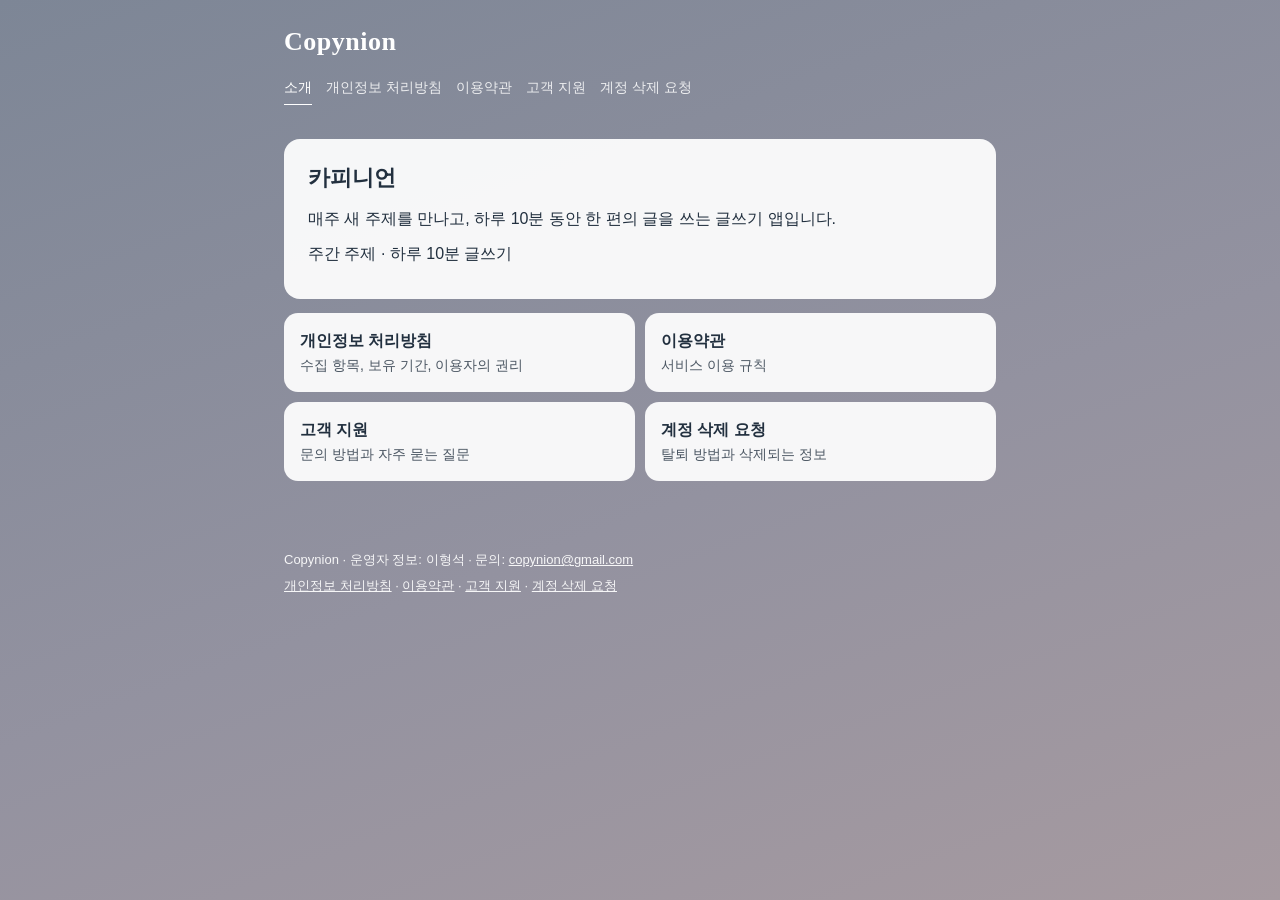
<file: index.html>
<!doctype html>
<html lang="ko">
<head>
<meta charset="utf-8">
<meta name="viewport" content="width=device-width,initial-scale=1">
<title>카피니언 · Copynion</title>
<meta name="description" content="카피니언 — 주간 주제와 하루 10분 글쓰기">
<link rel="stylesheet" href="style.css">
<link rel="icon" type="image/png" sizes="32x32" href="favicon-32.png">
<link rel="apple-touch-icon" href="apple-touch-icon.png">
</head>
<body>
<div class="wrap">
<header class="top"><a class="logo" href="index.html">Copynion</a>
<nav class="menu" aria-label="메뉴"><a href="index.html" aria-current="page">소개</a><a href="privacy.html">개인정보 처리방침</a><a href="terms.html">이용약관</a><a href="support.html">고객 지원</a><a href="delete-account.html">계정 삭제 요청</a></nav></header>
<main>

<section class="card"><h1>카피니언</h1>
<p>매주 새 주제를 만나고, 하루 10분 동안 한 편의 글을 쓰는 글쓰기 앱입니다.</p>
<p>주간 주제 · 하루 10분 글쓰기</p></section>
<nav class="links" aria-label="바로가기">
<a href="privacy.html">개인정보 처리방침<span>수집 항목, 보유 기간, 이용자의 권리 </span></a>
<a href="terms.html">이용약관<span>서비스 이용 규칙 </span></a>
<a href="support.html">고객 지원<span>문의 방법과 자주 묻는 질문</span></a>
<a href="delete-account.html">계정 삭제 요청<span>탈퇴 방법과 삭제되는 정보</span></a>
</nav>
</main>
<footer class="bottom">
<p>Copynion · 운영자 정보: 이형석 · 문의: <a href="mailto:copynion@gmail.com">copynion@gmail.com</a></p>
<p><a href="privacy.html">개인정보 처리방침</a> · <a href="terms.html">이용약관</a> · <a href="support.html">고객 지원</a> · <a href="delete-account.html">계정 삭제 요청</a></p>
</footer>
</div>
</body>
</html>
</file>
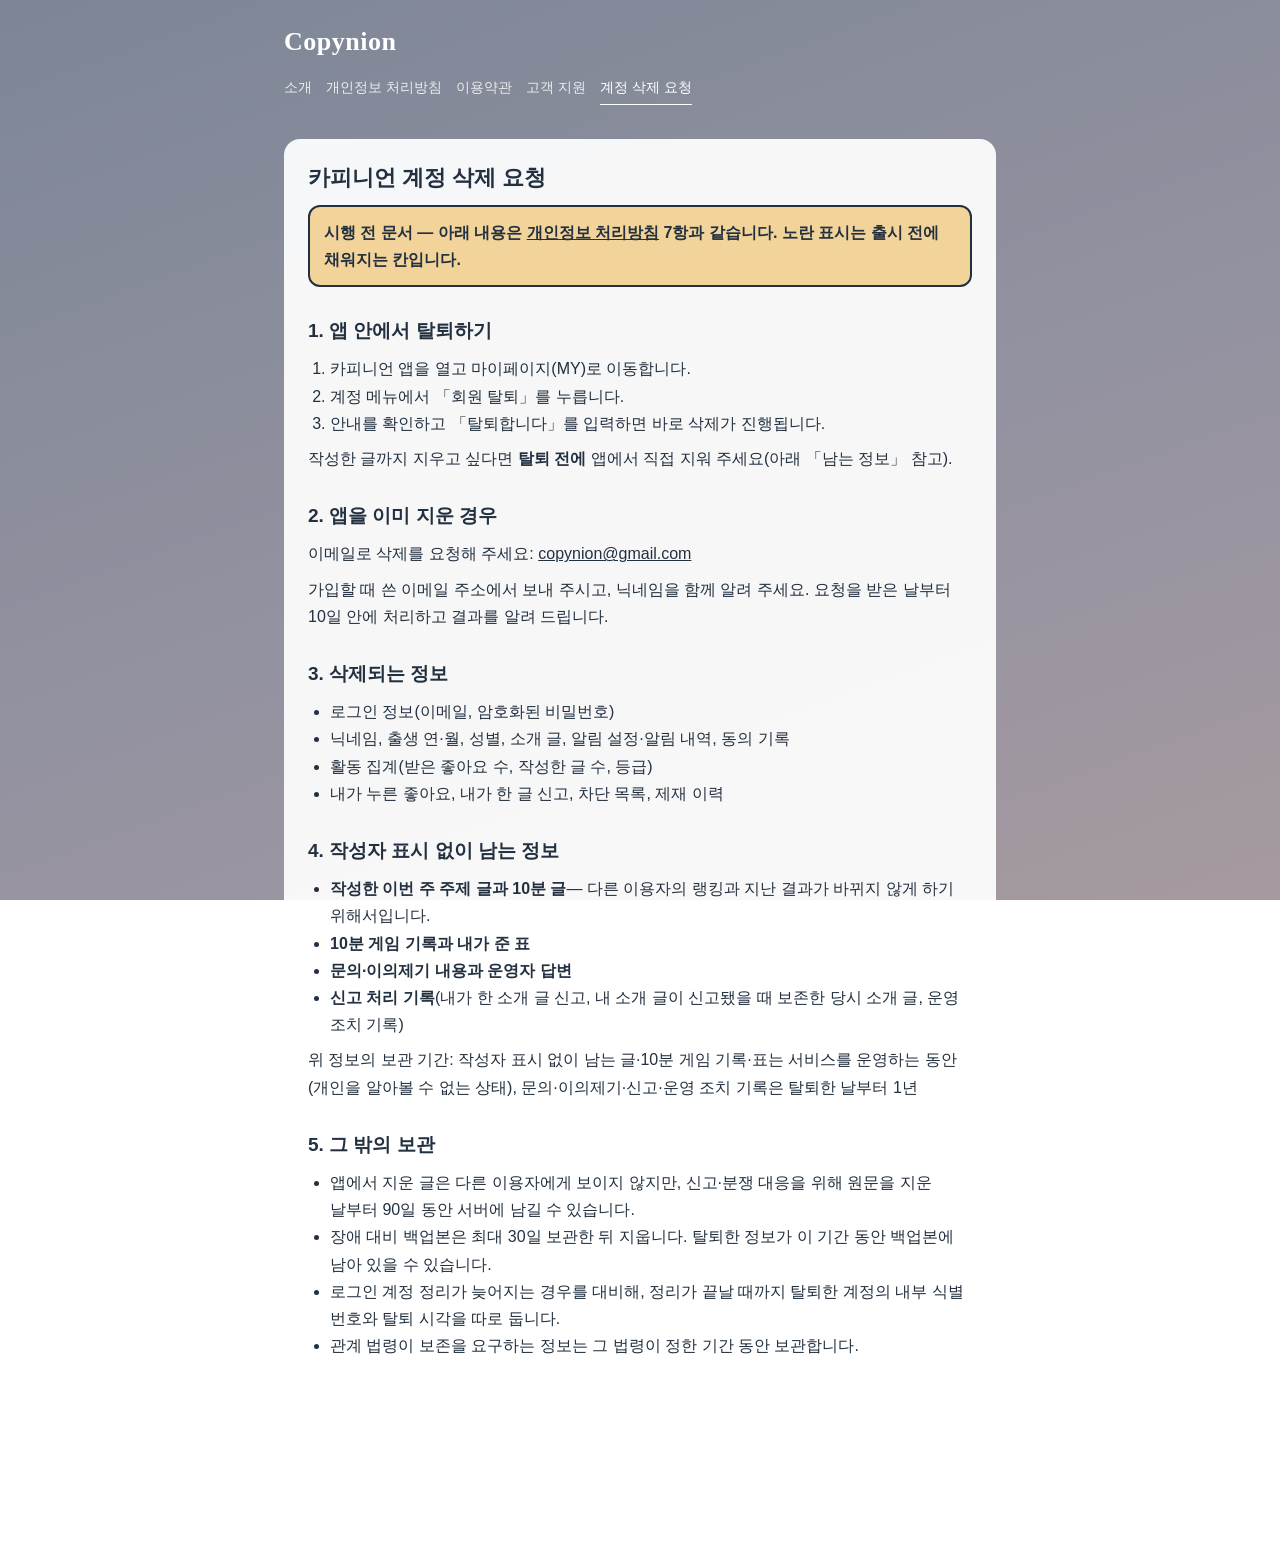
<file: delete-account.html>
<!doctype html>
<html lang="ko">
<head>
<meta charset="utf-8">
<meta name="viewport" content="width=device-width,initial-scale=1">
<title>계정 삭제 요청 · Copynion</title>
<meta name="description" content="카피니언 계정 삭제 요청 안내">
<link rel="stylesheet" href="style.css">
<link rel="icon" type="image/png" sizes="32x32" href="favicon-32.png">
<link rel="apple-touch-icon" href="apple-touch-icon.png">
</head>
<body>
<div class="wrap">
<header class="top"><a class="logo" href="index.html">Copynion</a>
<nav class="menu" aria-label="메뉴"><a href="index.html">소개</a><a href="privacy.html">개인정보 처리방침</a><a href="terms.html">이용약관</a><a href="support.html">고객 지원</a><a href="delete-account.html" aria-current="page">계정 삭제 요청</a></nav></header>
<main>

<article class="card"><h1>카피니언 계정 삭제 요청</h1>
<p class="banner" style="margin-top:0">시행 전 문서 — 아래 내용은 <a href="privacy.html">개인정보 처리방침</a> 7항과 같습니다. 노란 표시는 출시 전에 채워지는 칸입니다.</p>
<h2>1. 앱 안에서 탈퇴하기</h2>
<ol><li>카피니언 앱을 열고 마이페이지(MY)로 이동합니다.</li><li>계정 메뉴에서 「회원 탈퇴」를 누릅니다.</li><li>안내를 확인하고 「탈퇴합니다」를 입력하면 바로 삭제가 진행됩니다.</li></ol>
<p>작성한 글까지 지우고 싶다면 <strong>탈퇴 전에</strong> 앱에서 직접 지워 주세요(아래 「남는 정보」 참고).</p>
<h2>2. 앱을 이미 지운 경우</h2>
<p>이메일로 삭제를 요청해 주세요: <a href="mailto:copynion@gmail.com">copynion@gmail.com</a></p>
<p>가입할 때 쓴 이메일 주소에서 보내 주시고, 닉네임을 함께 알려 주세요. 요청을 받은 날부터 10일 안에 처리하고 결과를 알려 드립니다.</p>
<h2>3. 삭제되는 정보</h2>
<ul><li>로그인 정보(이메일, 암호화된 비밀번호)</li><li>닉네임, 출생 연·월, 성별, 소개 글, 알림 설정·알림 내역, 동의 기록</li><li>활동 집계(받은 좋아요 수, 작성한 글 수, 등급)</li><li>내가 누른 좋아요, 내가 한 글 신고, 차단 목록, 제재 이력</li></ul>
<h2>4. 작성자 표시 없이 남는 정보</h2>
<ul><li><strong>작성한 이번 주 주제 글과 10분 글</strong>— 다른 이용자의 랭킹과 지난 결과가 바뀌지 않게 하기 위해서입니다.</li>
<li><strong>10분 게임 기록과 내가 준 표</strong></li>
<li><strong>문의·이의제기 내용과 운영자 답변</strong></li>
<li><strong>신고 처리 기록</strong>(내가 한 소개 글 신고, 내 소개 글이 신고됐을 때 보존한 당시 소개 글, 운영 조치 기록)</li></ul>
<p>위 정보의 보관 기간: 작성자 표시 없이 남는 글·10분 게임 기록·표는 서비스를 운영하는 동안(개인을 알아볼 수 없는 상태), 문의·이의제기·신고·운영 조치 기록은 탈퇴한 날부터 1년</p>
<h2>5. 그 밖의 보관</h2>
<ul><li>앱에서 지운 글은 다른 이용자에게 보이지 않지만, 신고·분쟁 대응을 위해 원문을 지운 날부터 90일 동안 서버에 남길 수 있습니다.</li>
<li>장애 대비 백업본은 최대 30일 보관한 뒤 지웁니다. 탈퇴한 정보가 이 기간 동안 백업본에 남아 있을 수 있습니다.</li>
<li>로그인 계정 정리가 늦어지는 경우를 대비해, 정리가 끝날 때까지 탈퇴한 계정의 내부 식별 번호와 탈퇴 시각을 따로 둡니다.</li>
<li>관계 법령이 보존을 요구하는 정보는 그 법령이 정한 기간 동안 보관합니다.</li></ul>
</article>
</main>
<footer class="bottom">
<p>Copynion · 운영자 정보: 이형석 · 문의: <a href="mailto:copynion@gmail.com">copynion@gmail.com</a></p>
<p><a href="privacy.html">개인정보 처리방침</a> · <a href="terms.html">이용약관</a> · <a href="support.html">고객 지원</a> · <a href="delete-account.html">계정 삭제 요청</a></p>
</footer>
</div>
</body>
</html>
</file>
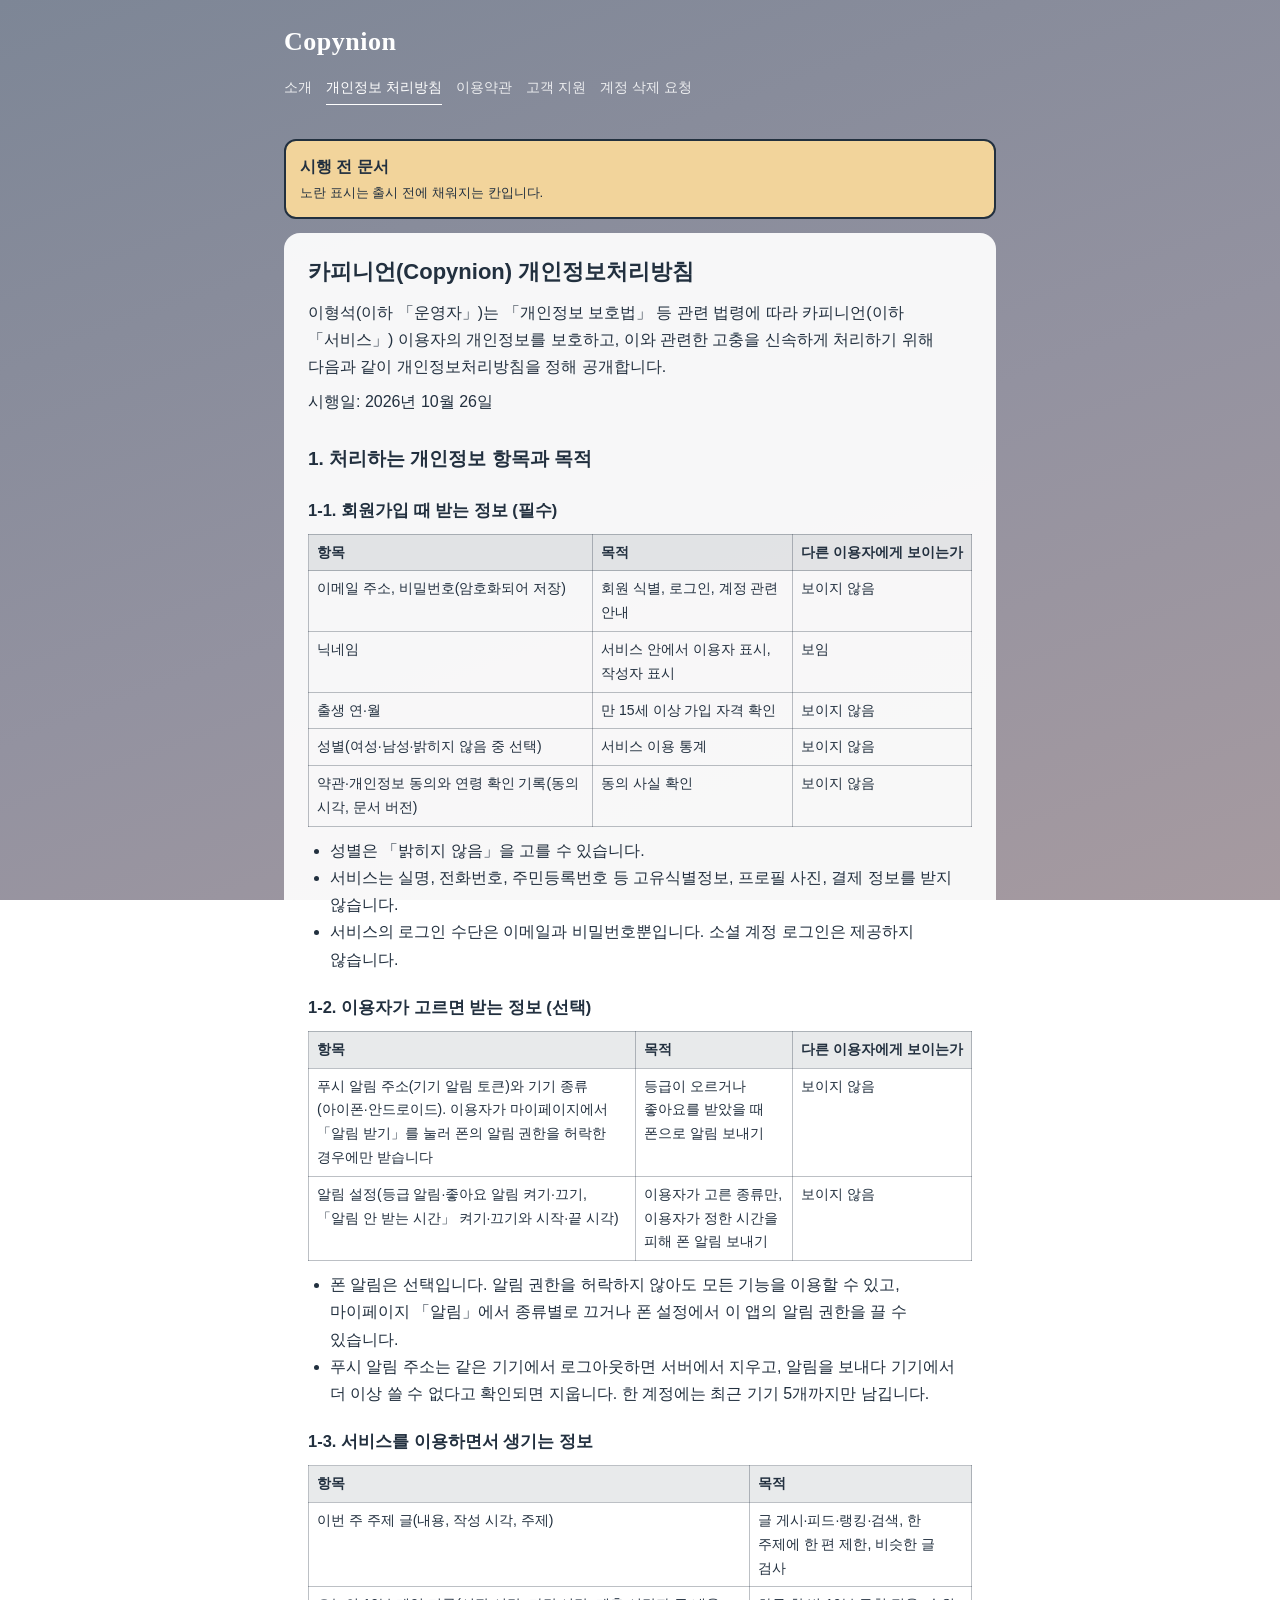
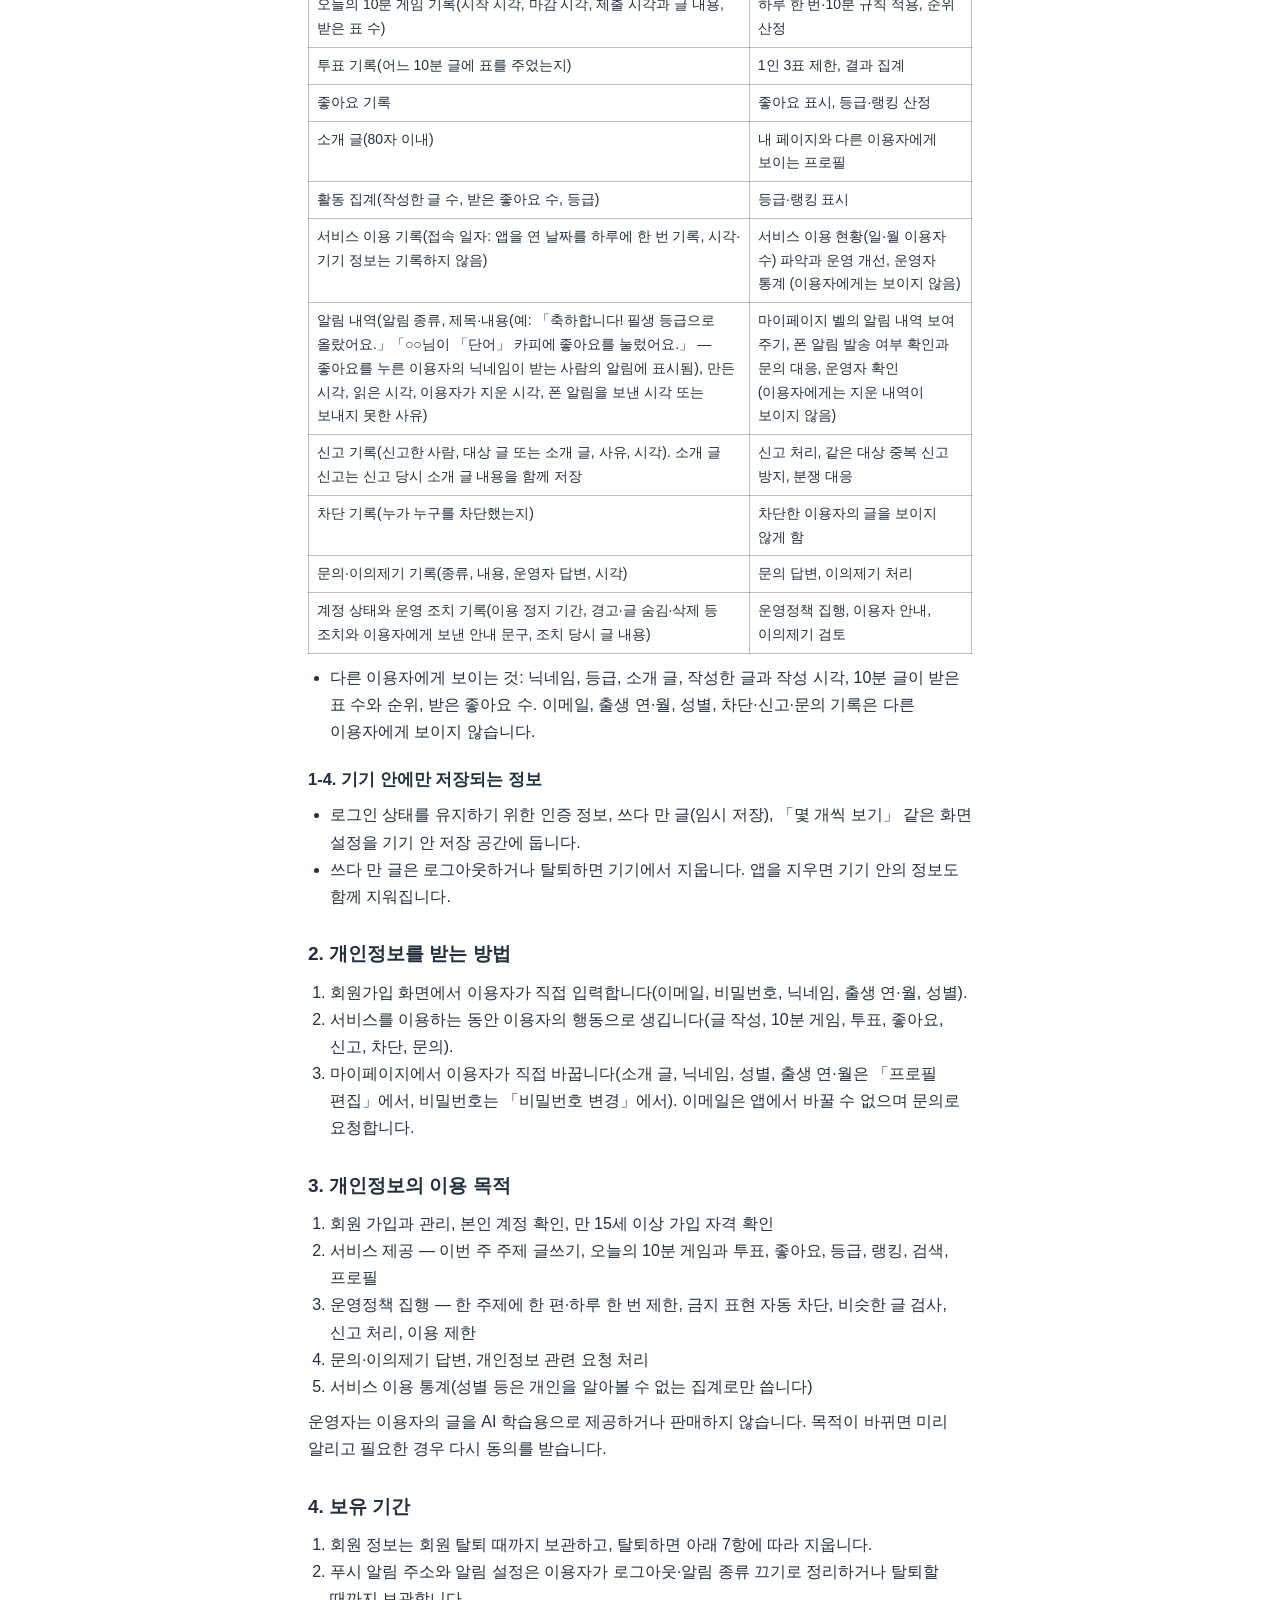
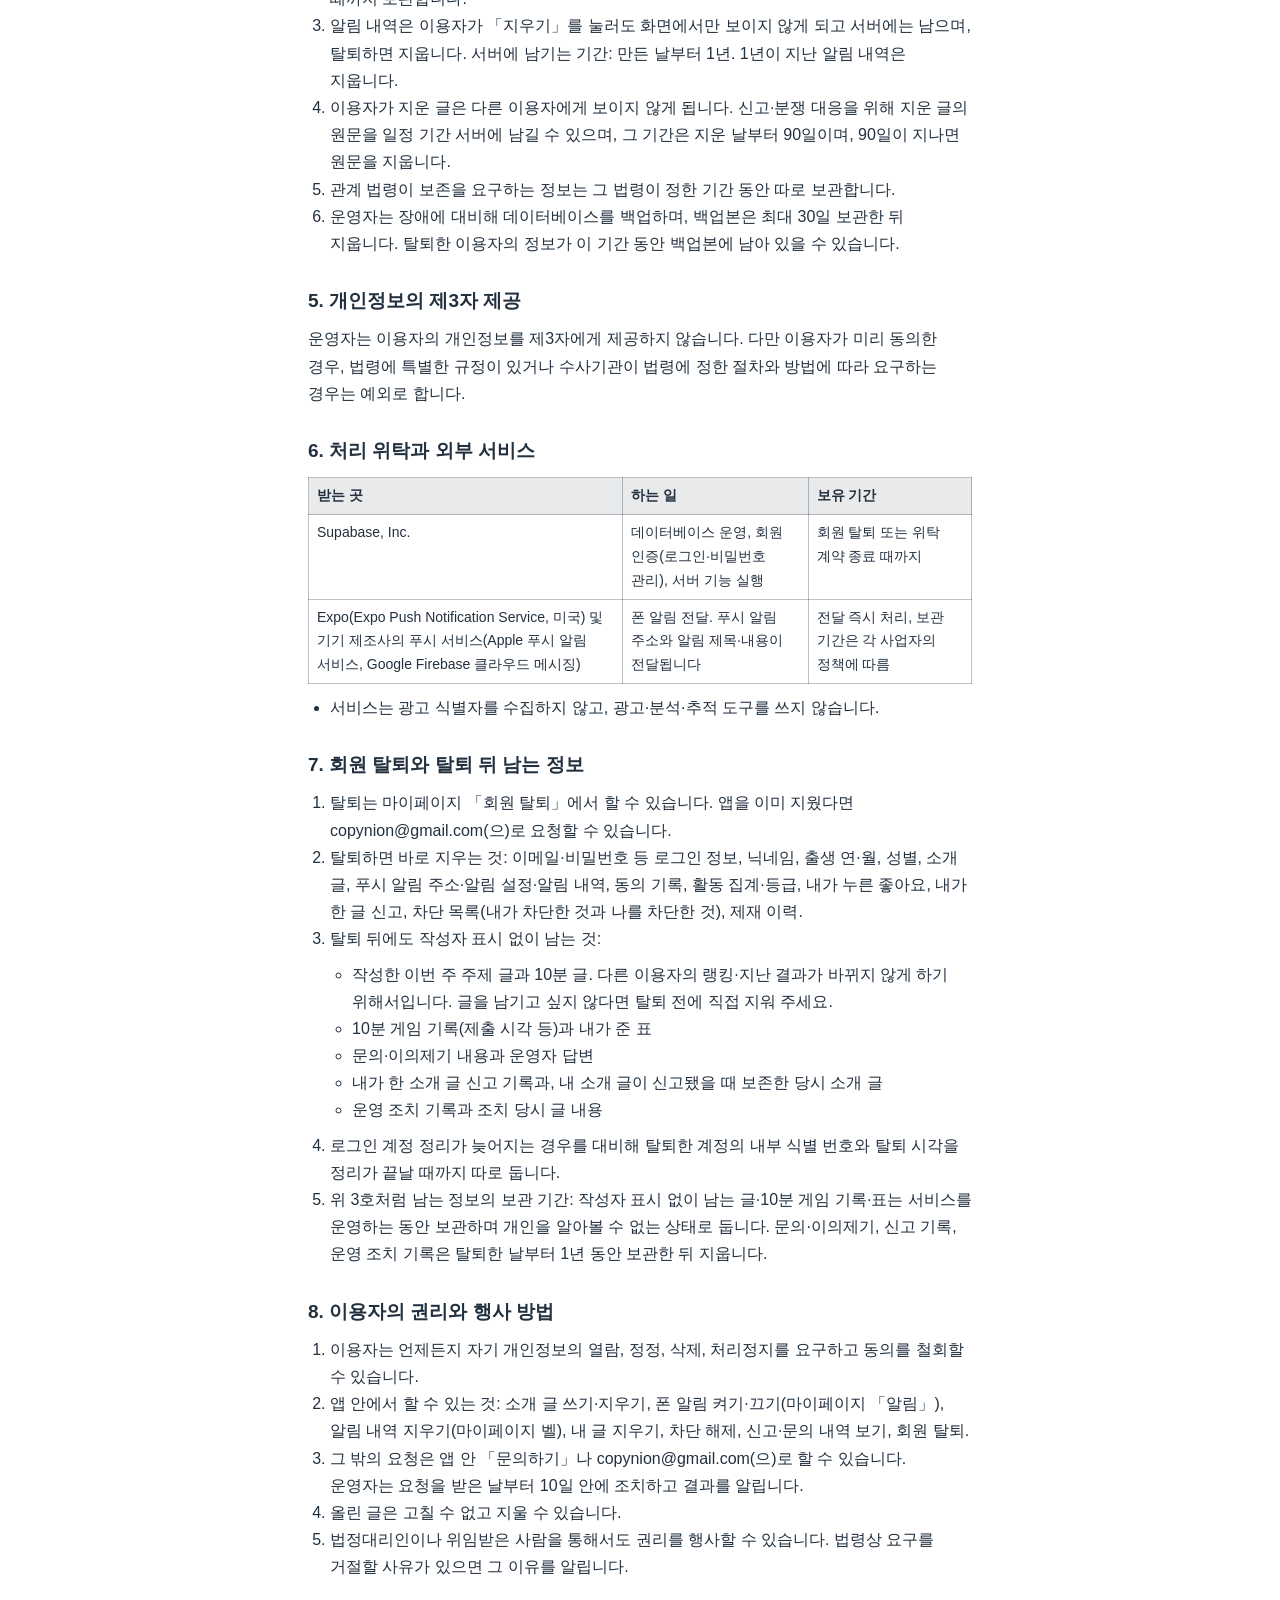
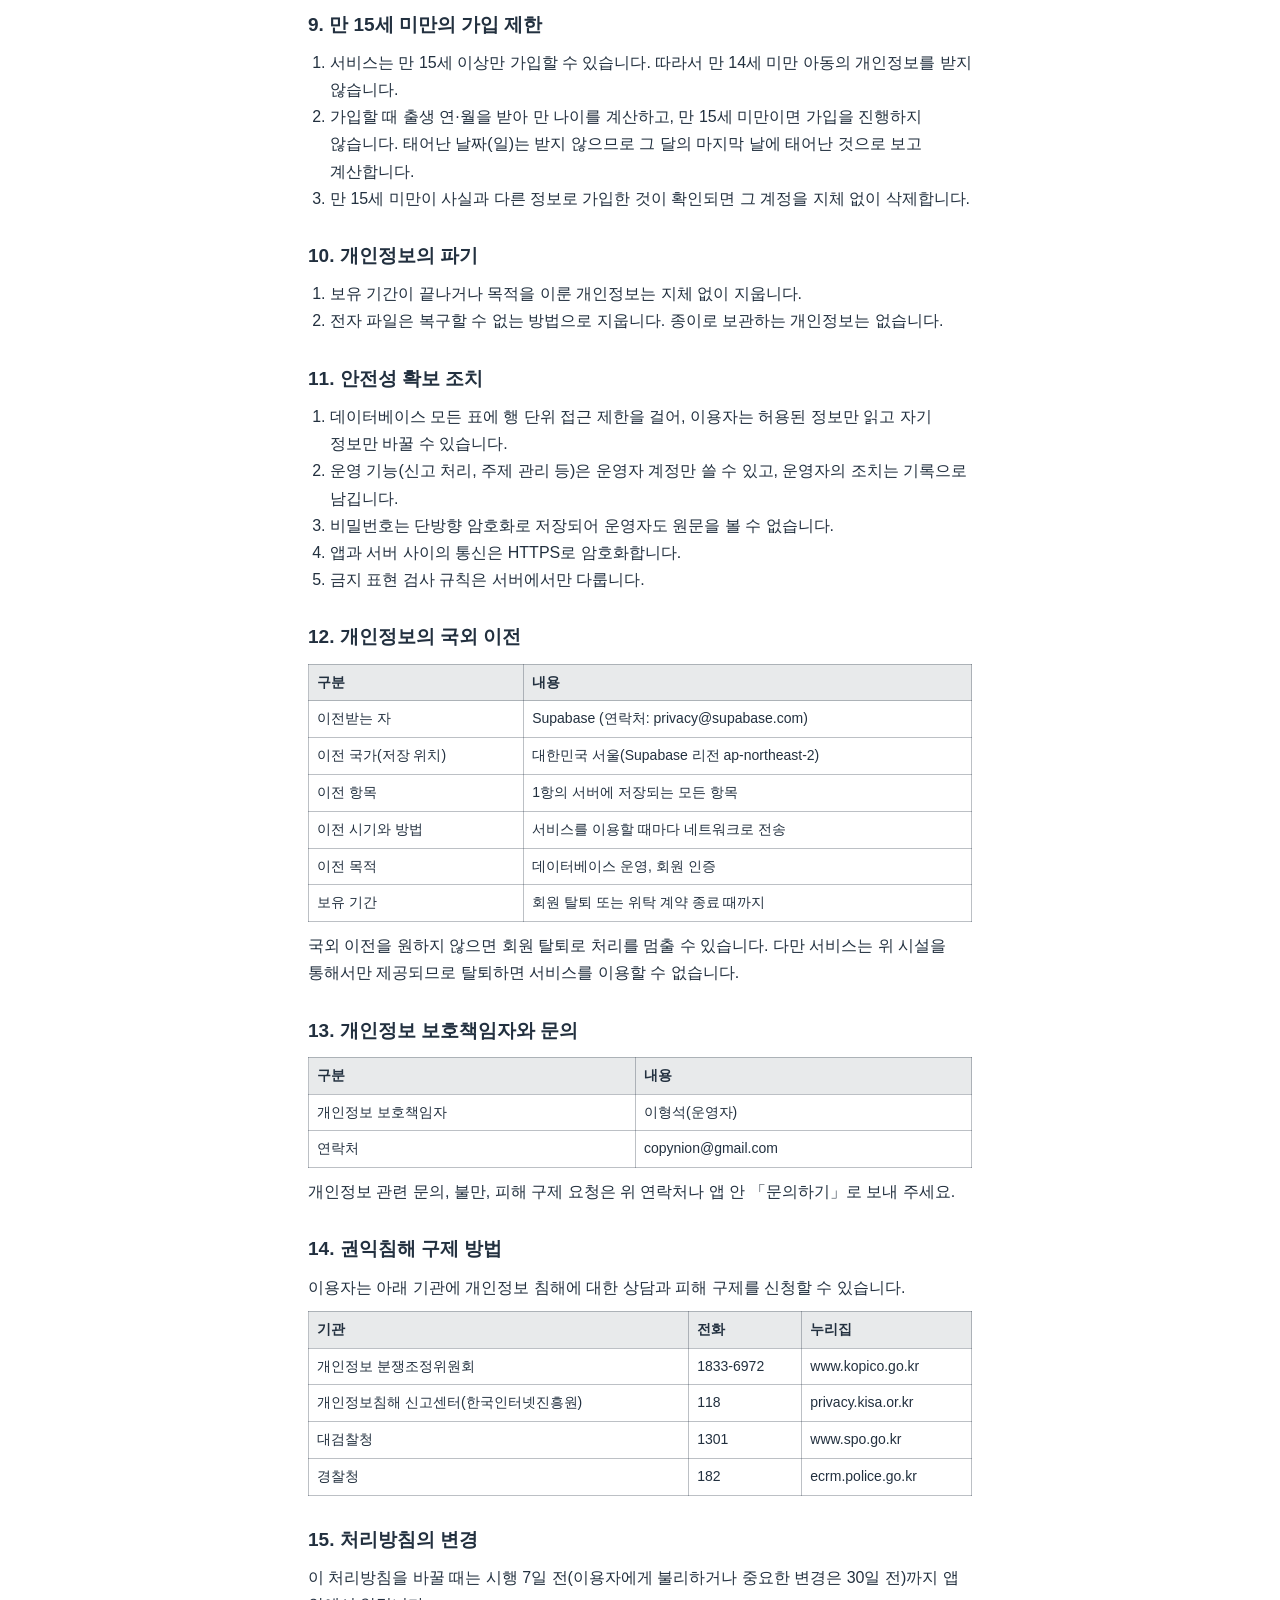
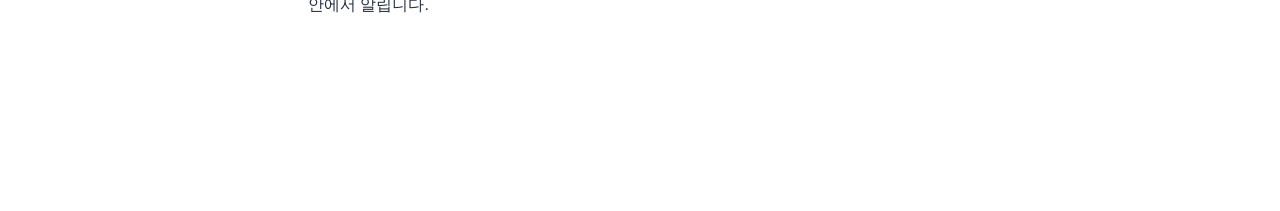
<file: privacy.html>
<!doctype html>
<html lang="ko">
<head>
<meta charset="utf-8">
<meta name="viewport" content="width=device-width,initial-scale=1">
<title>개인정보 처리방침 · Copynion</title>
<meta name="description" content="카피니언 개인정보 처리방침">
<link rel="stylesheet" href="style.css">
<link rel="icon" type="image/png" sizes="32x32" href="favicon-32.png">
<link rel="apple-touch-icon" href="apple-touch-icon.png">
</head>
<body>
<div class="wrap">
<header class="top"><a class="logo" href="index.html">Copynion</a>
<nav class="menu" aria-label="메뉴"><a href="index.html">소개</a><a href="privacy.html" aria-current="page">개인정보 처리방침</a><a href="terms.html">이용약관</a><a href="support.html">고객 지원</a><a href="delete-account.html">계정 삭제 요청</a></nav></header>
<main>
<div class="banner" role="note">시행 전 문서<small>노란 표시는 출시 전에 채워지는 칸입니다.</small></div>
<article class="card">
<h1>카피니언(Copynion) 개인정보처리방침</h1>
<p>이형석(이하 「운영자」)는 「개인정보 보호법」 등 관련 법령에 따라 카피니언(이하 「서비스」) 이용자의 개인정보를 보호하고, 이와 관련한 고충을 신속하게 처리하기 위해 다음과 같이 개인정보처리방침을 정해 공개합니다.</p>
<p>시행일: 2026년 10월 26일</p>
<h2>1. 처리하는 개인정보 항목과 목적</h2>
<h3>1-1. 회원가입 때 받는 정보 (필수)</h3>
<div class="tablewrap"><table><thead><tr><th>항목</th><th>목적</th><th>다른 이용자에게 보이는가</th></tr></thead><tbody>
<tr><td>이메일 주소, 비밀번호(암호화되어 저장)</td><td>회원 식별, 로그인, 계정 관련 안내</td><td>보이지 않음</td></tr>
<tr><td>닉네임</td><td>서비스 안에서 이용자 표시, 작성자 표시</td><td>보임</td></tr>
<tr><td>출생 연·월</td><td>만 15세 이상 가입 자격 확인</td><td>보이지 않음</td></tr>
<tr><td>성별(여성·남성·밝히지 않음 중 선택)</td><td>서비스 이용 통계</td><td>보이지 않음</td></tr>
<tr><td>약관·개인정보 동의와 연령 확인 기록(동의 시각, 문서 버전)</td><td>동의 사실 확인</td><td>보이지 않음</td></tr>
</tbody></table></div>
<ul><li>
성별은 「밝히지 않음」을 고를 수 있습니다.
</li><li>
서비스는 실명, 전화번호, 주민등록번호 등 고유식별정보, 프로필 사진, 결제 정보를 받지 않습니다.
</li><li>
서비스의 로그인 수단은 이메일과 비밀번호뿐입니다. 소셜 계정 로그인은 제공하지 않습니다.
</li></ul>
<h3>1-2. 이용자가 고르면 받는 정보 (선택)</h3>
<div class="tablewrap"><table><thead><tr><th>항목</th><th>목적</th><th>다른 이용자에게 보이는가</th></tr></thead><tbody>
<tr><td>푸시 알림 주소(기기 알림 토큰)와 기기 종류(아이폰·안드로이드). 이용자가 마이페이지에서 「알림 받기」를 눌러 폰의 알림 권한을 허락한 경우에만 받습니다</td><td>등급이 오르거나 좋아요를 받았을 때 폰으로 알림 보내기</td><td>보이지 않음</td></tr>
<tr><td>알림 설정(등급 알림·좋아요 알림 켜기·끄기, 「알림 안 받는 시간」 켜기·끄기와 시작·끝 시각)</td><td>이용자가 고른 종류만, 이용자가 정한 시간을 피해 폰 알림 보내기</td><td>보이지 않음</td></tr>
</tbody></table></div>
<ul><li>
폰 알림은 선택입니다. 알림 권한을 허락하지 않아도 모든 기능을 이용할 수 있고, 마이페이지 「알림」에서 종류별로 끄거나 폰 설정에서 이 앱의 알림 권한을 끌 수 있습니다.
</li><li>
푸시 알림 주소는 같은 기기에서 로그아웃하면 서버에서 지우고, 알림을 보내다 기기에서 더 이상 쓸 수 없다고 확인되면 지웁니다. 한 계정에는 최근 기기 5개까지만 남깁니다.
</li></ul>
<h3>1-3. 서비스를 이용하면서 생기는 정보</h3>
<div class="tablewrap"><table><thead><tr><th>항목</th><th>목적</th></tr></thead><tbody>
<tr><td>이번 주 주제 글(내용, 작성 시각, 주제)</td><td>글 게시·피드·랭킹·검색, 한 주제에 한 편 제한, 비슷한 글 검사</td></tr>
<tr><td>오늘의 10분 게임 기록(시작 시각, 마감 시각, 제출 시각과 글 내용, 받은 표 수)</td><td>하루 한 번·10분 규칙 적용, 순위 산정</td></tr>
<tr><td>투표 기록(어느 10분 글에 표를 주었는지)</td><td>1인 3표 제한, 결과 집계</td></tr>
<tr><td>좋아요 기록</td><td>좋아요 표시, 등급·랭킹 산정</td></tr>
<tr><td>소개 글(80자 이내)</td><td>내 페이지와 다른 이용자에게 보이는 프로필</td></tr>
<tr><td>활동 집계(작성한 글 수, 받은 좋아요 수, 등급)</td><td>등급·랭킹 표시</td></tr>
<tr><td>서비스 이용 기록(접속 일자: 앱을 연 날짜를 하루에 한 번 기록, 시각·기기 정보는 기록하지 않음)</td><td>서비스 이용 현황(일·월 이용자 수) 파악과 운영 개선, 운영자 통계 (이용자에게는 보이지 않음)</td></tr>
<tr><td>알림 내역(알림 종류, 제목·내용(예: 「축하합니다! 필생 등급으로 올랐어요.」「○○님이 「단어」 카피에 좋아요를 눌렀어요.」 — 좋아요를 누른 이용자의 닉네임이 받는 사람의 알림에 표시됨), 만든 시각, 읽은 시각, 이용자가 지운 시각, 폰 알림을 보낸 시각 또는 보내지 못한 사유)</td><td>마이페이지 벨의 알림 내역 보여 주기, 폰 알림 발송 여부 확인과 문의 대응, 운영자 확인(이용자에게는 지운 내역이 보이지 않음)</td></tr>
<tr><td>신고 기록(신고한 사람, 대상 글 또는 소개 글, 사유, 시각). 소개 글 신고는 신고 당시 소개 글 내용을 함께 저장</td><td>신고 처리, 같은 대상 중복 신고 방지, 분쟁 대응</td></tr>
<tr><td>차단 기록(누가 누구를 차단했는지)</td><td>차단한 이용자의 글을 보이지 않게 함</td></tr>
<tr><td>문의·이의제기 기록(종류, 내용, 운영자 답변, 시각)</td><td>문의 답변, 이의제기 처리</td></tr>
<tr><td>계정 상태와 운영 조치 기록(이용 정지 기간, 경고·글 숨김·삭제 등 조치와 이용자에게 보낸 안내 문구, 조치 당시 글 내용)</td><td>운영정책 집행, 이용자 안내, 이의제기 검토</td></tr>
</tbody></table></div>
<ul><li>
다른 이용자에게 보이는 것: 닉네임, 등급, 소개 글, 작성한 글과 작성 시각, 10분 글이 받은 표 수와 순위, 받은 좋아요 수. 이메일, 출생 연·월, 성별, 차단·신고·문의 기록은 다른 이용자에게 보이지 않습니다.
</li></ul>
<h3>1-4. 기기 안에만 저장되는 정보</h3>
<ul><li>
로그인 상태를 유지하기 위한 인증 정보, 쓰다 만 글(임시 저장), 「몇 개씩 보기」 같은 화면 설정을 기기 안 저장 공간에 둡니다.
</li><li>
쓰다 만 글은 로그아웃하거나 탈퇴하면 기기에서 지웁니다. 앱을 지우면 기기 안의 정보도 함께 지워집니다.
</li></ul>
<h2>2. 개인정보를 받는 방법</h2>
<ol><li>
회원가입 화면에서 이용자가 직접 입력합니다(이메일, 비밀번호, 닉네임, 출생 연·월, 성별).
</li><li>
서비스를 이용하는 동안 이용자의 행동으로 생깁니다(글 작성, 10분 게임, 투표, 좋아요, 신고, 차단, 문의).
</li><li>
마이페이지에서 이용자가 직접 바꿉니다(소개 글, 닉네임, 성별, 출생 연·월은 「프로필 편집」에서, 비밀번호는 「비밀번호 변경」에서). 이메일은 앱에서 바꿀 수 없으며 문의로 요청합니다.
</li></ol>
<h2>3. 개인정보의 이용 목적</h2>
<ol><li>
회원 가입과 관리, 본인 계정 확인, 만 15세 이상 가입 자격 확인
</li><li>
서비스 제공 — 이번 주 주제 글쓰기, 오늘의 10분 게임과 투표, 좋아요, 등급, 랭킹, 검색, 프로필
</li><li>
운영정책 집행 — 한 주제에 한 편·하루 한 번 제한, 금지 표현 자동 차단, 비슷한 글 검사, 신고 처리, 이용 제한
</li><li>
문의·이의제기 답변, 개인정보 관련 요청 처리
</li><li>
서비스 이용 통계(성별 등은 개인을 알아볼 수 없는 집계로만 씁니다)
</li></ol>
<p>운영자는 이용자의 글을 AI 학습용으로 제공하거나 판매하지 않습니다. 목적이 바뀌면 미리 알리고 필요한 경우 다시 동의를 받습니다.</p>
<h2>4. 보유 기간</h2>
<ol><li>
회원 정보는 회원 탈퇴 때까지 보관하고, 탈퇴하면 아래 7항에 따라 지웁니다.
</li><li>
푸시 알림 주소와 알림 설정은 이용자가 로그아웃·알림 종류 끄기로 정리하거나 탈퇴할 때까지 보관합니다.
</li><li>
알림 내역은 이용자가 「지우기」를 눌러도 화면에서만 보이지 않게 되고 서버에는 남으며, 탈퇴하면 지웁니다. 서버에 남기는 기간: 만든 날부터 1년. 1년이 지난 알림 내역은 지웁니다.
</li><li>
이용자가 지운 글은 다른 이용자에게 보이지 않게 됩니다. 신고·분쟁 대응을 위해 지운 글의 원문을 일정 기간 서버에 남길 수 있으며, 그 기간은 지운 날부터 90일이며, 90일이 지나면 원문을 지웁니다.
</li><li>
관계 법령이 보존을 요구하는 정보는 그 법령이 정한 기간 동안 따로 보관합니다.
</li><li>
운영자는 장애에 대비해 데이터베이스를 백업하며, 백업본은 최대 30일 보관한 뒤 지웁니다. 탈퇴한 이용자의 정보가 이 기간 동안 백업본에 남아 있을 수 있습니다.
</li></ol>
<h2>5. 개인정보의 제3자 제공</h2>
<p>운영자는 이용자의 개인정보를 제3자에게 제공하지 않습니다. 다만 이용자가 미리 동의한 경우, 법령에 특별한 규정이 있거나 수사기관이 법령에 정한 절차와 방법에 따라 요구하는 경우는 예외로 합니다.</p>
<h2>6. 처리 위탁과 외부 서비스</h2>
<div class="tablewrap"><table><thead><tr><th>받는 곳</th><th>하는 일</th><th>보유 기간</th></tr></thead><tbody>
<tr><td>Supabase, Inc.</td><td>데이터베이스 운영, 회원 인증(로그인·비밀번호 관리), 서버 기능 실행</td><td>회원 탈퇴 또는 위탁 계약 종료 때까지</td></tr>
<tr><td>Expo(Expo Push Notification Service, 미국) 및 기기 제조사의 푸시 서비스(Apple 푸시 알림 서비스, Google Firebase 클라우드 메시징)</td><td>폰 알림 전달. 푸시 알림 주소와 알림 제목·내용이 전달됩니다</td><td>전달 즉시 처리, 보관 기간은 각 사업자의 정책에 따름</td></tr>
</tbody></table></div>
<ul><li>
서비스는 광고 식별자를 수집하지 않고, 광고·분석·추적 도구를 쓰지 않습니다.
</li></ul>
<h2>7. 회원 탈퇴와 탈퇴 뒤 남는 정보</h2>
<ol><li>
탈퇴는 마이페이지 「회원 탈퇴」에서 할 수 있습니다. 앱을 이미 지웠다면 copynion@gmail.com(으)로 요청할 수 있습니다.
</li><li>
탈퇴하면 바로 지우는 것: 이메일·비밀번호 등 로그인 정보, 닉네임, 출생 연·월, 성별, 소개 글, 푸시 알림 주소·알림 설정·알림 내역, 동의 기록, 활동 집계·등급, 내가 누른 좋아요, 내가 한 글 신고, 차단 목록(내가 차단한 것과 나를 차단한 것), 제재 이력.
</li><li>
탈퇴 뒤에도 작성자 표시 없이 남는 것:
<ul><li>
작성한 이번 주 주제 글과 10분 글. 다른 이용자의 랭킹·지난 결과가 바뀌지 않게 하기 위해서입니다. 글을 남기고 싶지 않다면 탈퇴 전에 직접 지워 주세요.
</li><li>
10분 게임 기록(제출 시각 등)과 내가 준 표
</li><li>
문의·이의제기 내용과 운영자 답변
</li><li>
내가 한 소개 글 신고 기록과, 내 소개 글이 신고됐을 때 보존한 당시 소개 글
</li><li>
운영 조치 기록과 조치 당시 글 내용
</li></ul>
</li><li>
로그인 계정 정리가 늦어지는 경우를 대비해 탈퇴한 계정의 내부 식별 번호와 탈퇴 시각을 정리가 끝날 때까지 따로 둡니다.
</li><li>
위 3호처럼 남는 정보의 보관 기간: 작성자 표시 없이 남는 글·10분 게임 기록·표는 서비스를 운영하는 동안 보관하며 개인을 알아볼 수 없는 상태로 둡니다. 문의·이의제기, 신고 기록, 운영 조치 기록은 탈퇴한 날부터 1년 동안 보관한 뒤 지웁니다.
</li></ol>
<h2>8. 이용자의 권리와 행사 방법</h2>
<ol><li>
이용자는 언제든지 자기 개인정보의 열람, 정정, 삭제, 처리정지를 요구하고 동의를 철회할 수 있습니다.
</li><li>
앱 안에서 할 수 있는 것: 소개 글 쓰기·지우기, 폰 알림 켜기·끄기(마이페이지 「알림」), 알림 내역 지우기(마이페이지 벨), 내 글 지우기, 차단 해제, 신고·문의 내역 보기, 회원 탈퇴.
</li><li>
그 밖의 요청은 앱 안 「문의하기」나 copynion@gmail.com(으)로 할 수 있습니다. 운영자는 요청을 받은 날부터 10일 안에 조치하고 결과를 알립니다.
</li><li>
올린 글은 고칠 수 없고 지울 수 있습니다.
</li><li>
법정대리인이나 위임받은 사람을 통해서도 권리를 행사할 수 있습니다. 법령상 요구를 거절할 사유가 있으면 그 이유를 알립니다.
</li></ol>
<h2>9. 만 15세 미만의 가입 제한</h2>
<ol><li>
서비스는 만 15세 이상만 가입할 수 있습니다. 따라서 만 14세 미만 아동의 개인정보를 받지 않습니다.
</li><li>
가입할 때 출생 연·월을 받아 만 나이를 계산하고, 만 15세 미만이면 가입을 진행하지 않습니다. 태어난 날짜(일)는 받지 않으므로 그 달의 마지막 날에 태어난 것으로 보고 계산합니다.
</li><li>
만 15세 미만이 사실과 다른 정보로 가입한 것이 확인되면 그 계정을 지체 없이 삭제합니다.
</li></ol>
<h2>10. 개인정보의 파기</h2>
<ol><li>
보유 기간이 끝나거나 목적을 이룬 개인정보는 지체 없이 지웁니다.
</li><li>
전자 파일은 복구할 수 없는 방법으로 지웁니다. 종이로 보관하는 개인정보는 없습니다.
</li></ol>
<h2>11. 안전성 확보 조치</h2>
<ol><li>
데이터베이스 모든 표에 행 단위 접근 제한을 걸어, 이용자는 허용된 정보만 읽고 자기 정보만 바꿀 수 있습니다.
</li><li>
운영 기능(신고 처리, 주제 관리 등)은 운영자 계정만 쓸 수 있고, 운영자의 조치는 기록으로 남깁니다.
</li><li>
비밀번호는 단방향 암호화로 저장되어 운영자도 원문을 볼 수 없습니다.
</li><li>
앱과 서버 사이의 통신은 HTTPS로 암호화합니다.
</li><li>
금지 표현 검사 규칙은 서버에서만 다룹니다.
</li></ol>
<h2>12. 개인정보의 국외 이전</h2>
<div class="tablewrap"><table><thead><tr><th>구분</th><th>내용</th></tr></thead><tbody>
<tr><td>이전받는 자</td><td>Supabase (연락처: privacy@supabase.com)</td></tr>
<tr><td>이전 국가(저장 위치)</td><td>대한민국 서울(Supabase 리전 ap-northeast-2)</td></tr>
<tr><td>이전 항목</td><td>1항의 서버에 저장되는 모든 항목</td></tr>
<tr><td>이전 시기와 방법</td><td>서비스를 이용할 때마다 네트워크로 전송</td></tr>
<tr><td>이전 목적</td><td>데이터베이스 운영, 회원 인증</td></tr>
<tr><td>보유 기간</td><td>회원 탈퇴 또는 위탁 계약 종료 때까지</td></tr>
</tbody></table></div>
<p>국외 이전을 원하지 않으면 회원 탈퇴로 처리를 멈출 수 있습니다. 다만 서비스는 위 시설을 통해서만 제공되므로 탈퇴하면 서비스를 이용할 수 없습니다.</p>
<h2>13. 개인정보 보호책임자와 문의</h2>
<div class="tablewrap"><table><thead><tr><th>구분</th><th>내용</th></tr></thead><tbody>
<tr><td>개인정보 보호책임자</td><td>이형석(운영자)</td></tr>
<tr><td>연락처</td><td>copynion@gmail.com</td></tr>
</tbody></table></div>
<p>개인정보 관련 문의, 불만, 피해 구제 요청은 위 연락처나 앱 안 「문의하기」로 보내 주세요.</p>
<h2>14. 권익침해 구제 방법</h2>
<p>이용자는 아래 기관에 개인정보 침해에 대한 상담과 피해 구제를 신청할 수 있습니다.</p>
<div class="tablewrap"><table><thead><tr><th>기관</th><th>전화</th><th>누리집</th></tr></thead><tbody>
<tr><td>개인정보 분쟁조정위원회</td><td>1833-6972</td><td>www.kopico.go.kr</td></tr>
<tr><td>개인정보침해 신고센터(한국인터넷진흥원)</td><td>118</td><td>privacy.kisa.or.kr</td></tr>
<tr><td>대검찰청</td><td>1301</td><td>www.spo.go.kr</td></tr>
<tr><td>경찰청</td><td>182</td><td>ecrm.police.go.kr</td></tr>
</tbody></table></div>
<h2>15. 처리방침의 변경</h2>
<p>이 처리방침을 바꿀 때는 시행 7일 전(이용자에게 불리하거나 중요한 변경은 30일 전)까지 앱 안에서 알립니다.</p>
</article>
</main>
<footer class="bottom">
<p>Copynion · 운영자: 이형석 · 문의: <a href="mailto:copynion@gmail.com">copynion@gmail.com</a></p>
<p><a href="privacy.html">개인정보 처리방침</a> · <a href="terms.html">이용약관</a> · <a href="support.html">고객 지원</a> · <a href="delete-account.html">계정 삭제 요청</a></p>
</footer>
</div>
</body>
</html>
</file>
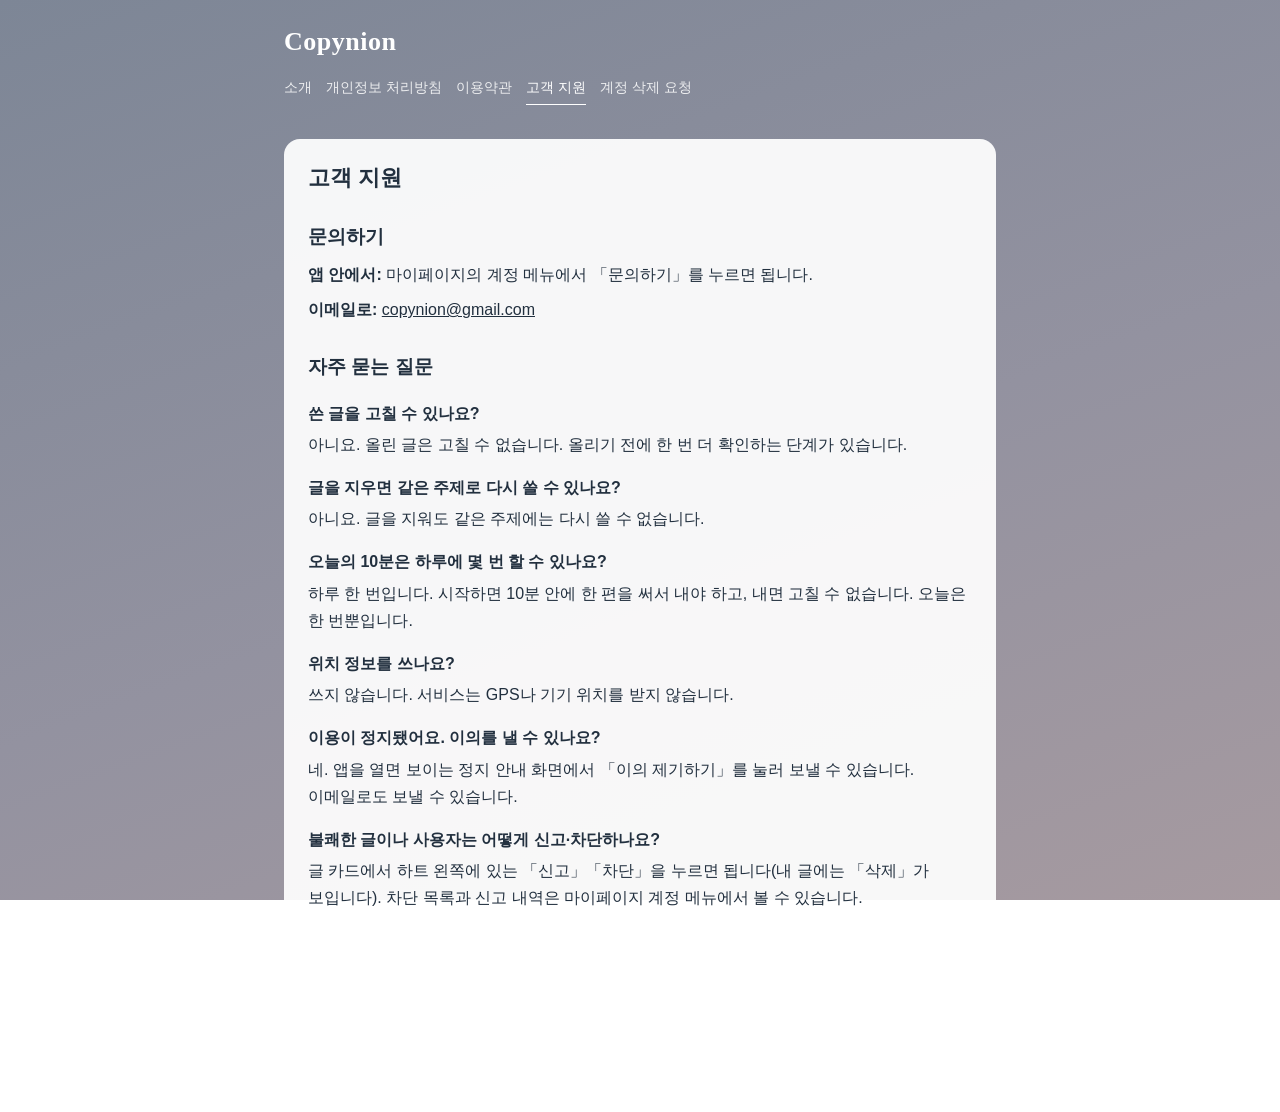
<file: support.html>
<!doctype html>
<html lang="ko">
<head>
<meta charset="utf-8">
<meta name="viewport" content="width=device-width,initial-scale=1">
<title>고객 지원 · Copynion</title>
<meta name="description" content="카피니언 고객 지원">
<link rel="stylesheet" href="style.css">
<link rel="icon" type="image/png" sizes="32x32" href="favicon-32.png">
<link rel="apple-touch-icon" href="apple-touch-icon.png">
</head>
<body>
<div class="wrap">
<header class="top"><a class="logo" href="index.html">Copynion</a>
<nav class="menu" aria-label="메뉴"><a href="index.html">소개</a><a href="privacy.html">개인정보 처리방침</a><a href="terms.html">이용약관</a><a href="support.html" aria-current="page">고객 지원</a><a href="delete-account.html">계정 삭제 요청</a></nav></header>
<main>

<article class="card"><h1>고객 지원</h1>
<h2>문의하기</h2>
<p><strong>앱 안에서:</strong> 마이페이지의 계정 메뉴에서 「문의하기」를 누르면 됩니다.</p>
<p><strong>이메일로:</strong> <a href="mailto:copynion@gmail.com">copynion@gmail.com</a></p>
<h2>자주 묻는 질문</h2>
<dl class="faq">
<dt>쓴 글을 고칠 수 있나요?</dt>
<dd>아니요. 올린 글은 고칠 수 없습니다. 올리기 전에 한 번 더 확인하는 단계가 있습니다.</dd>
<dt>글을 지우면 같은 주제로 다시 쓸 수 있나요?</dt>
<dd>아니요. 글을 지워도 같은 주제에는 다시 쓸 수 없습니다.</dd>
<dt>오늘의 10분은 하루에 몇 번 할 수 있나요?</dt>
<dd>하루 한 번입니다. 시작하면 10분 안에 한 편을 써서 내야 하고, 내면 고칠 수 없습니다. 오늘은 한 번뿐입니다.</dd>
<dt>위치 정보를 쓰나요?</dt>
<dd>쓰지 않습니다. 서비스는 GPS나 기기 위치를 받지 않습니다.</dd>
<dt>이용이 정지됐어요. 이의를 낼 수 있나요?</dt>
<dd>네. 앱을 열면 보이는 정지 안내 화면에서 「이의 제기하기」를 눌러 보낼 수 있습니다. 이메일로도 보낼 수 있습니다.</dd>
<dt>불쾌한 글이나 사용자는 어떻게 신고·차단하나요?</dt>
<dd>글 카드에서 하트 왼쪽에 있는 「신고」「차단」을 누르면 됩니다(내 글에는 「삭제」가 보입니다). 차단 목록과 신고 내역은 마이페이지 계정 메뉴에서 볼 수 있습니다.</dd>
</dl></article>
</main>
<footer class="bottom">
<p>Copynion · 운영자 정보: 이형석 · 문의: <a href="mailto:copynion@gmail.com">copynion@gmail.com</a></p>
<p><a href="privacy.html">개인정보 처리방침</a> · <a href="terms.html">이용약관</a> · <a href="support.html">고객 지원</a> · <a href="delete-account.html">계정 삭제 요청</a></p>
</footer>
</div>
</body>
</html>
</file>
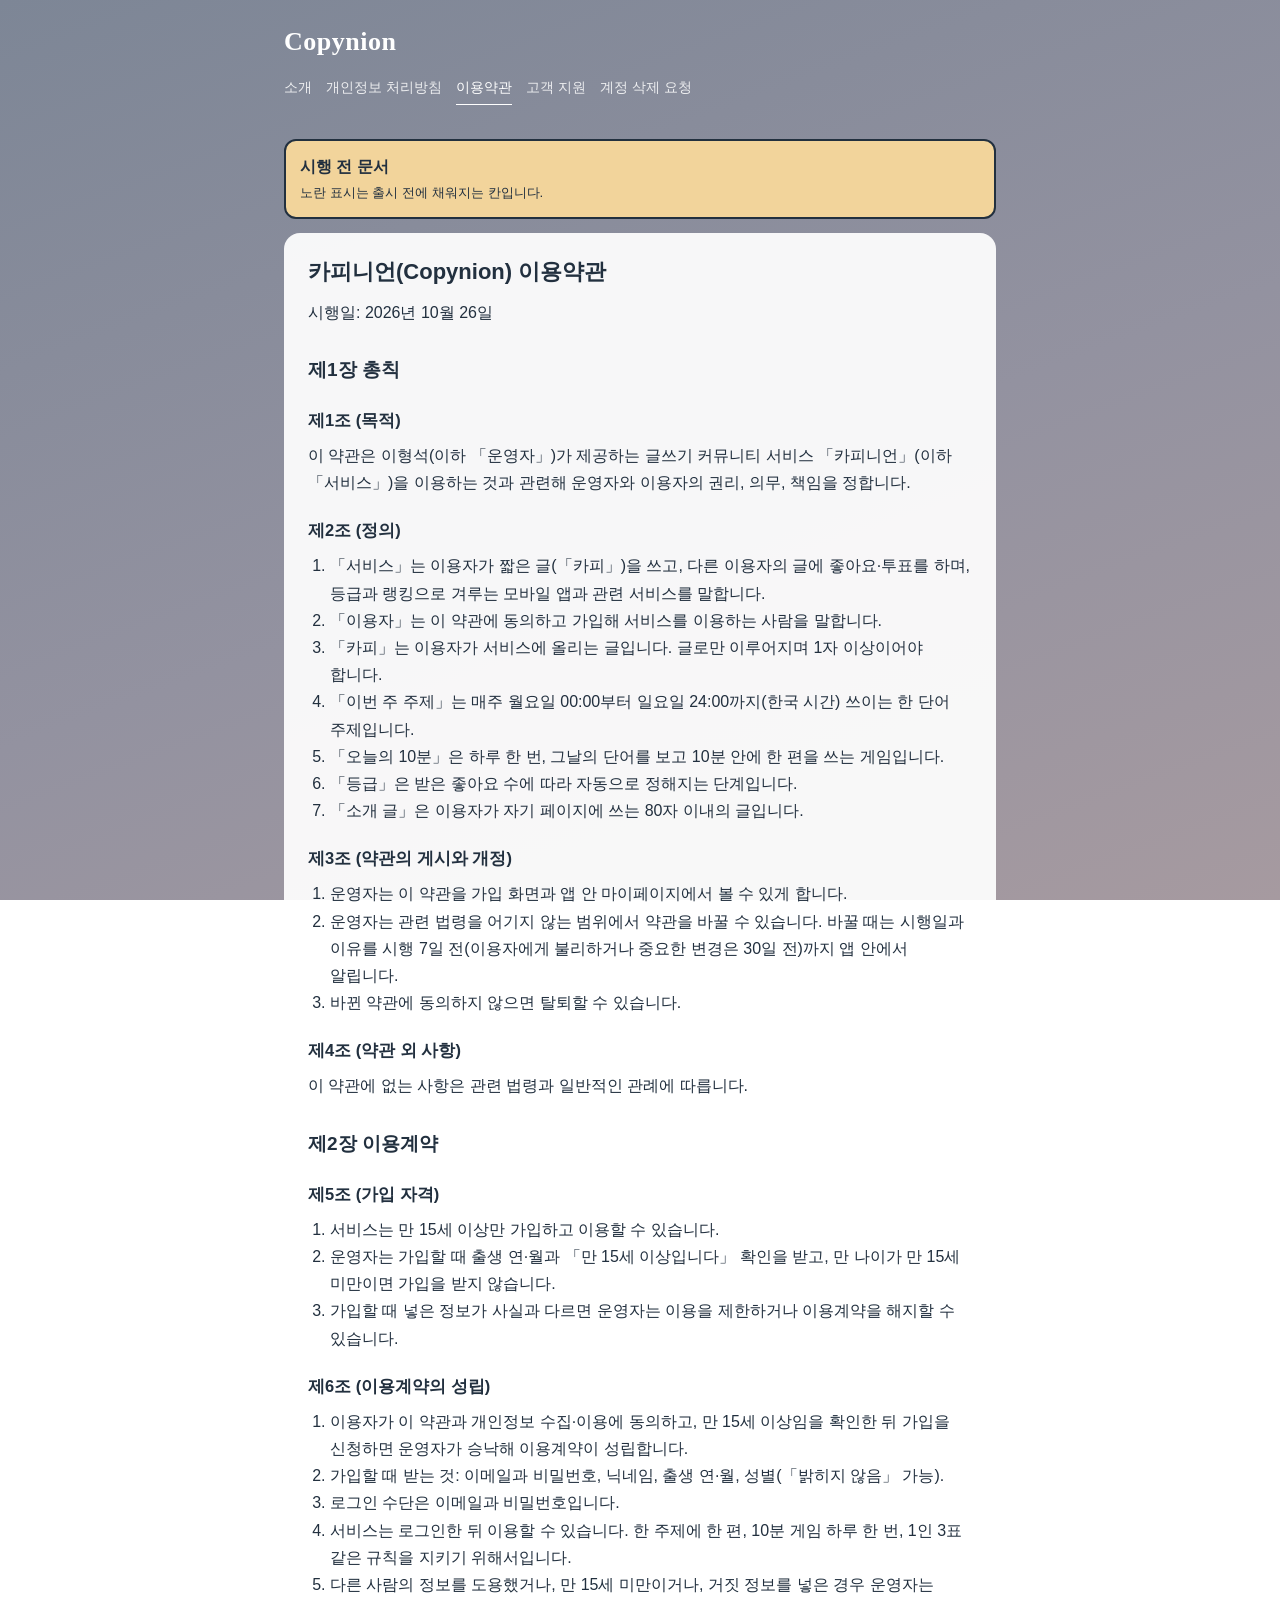
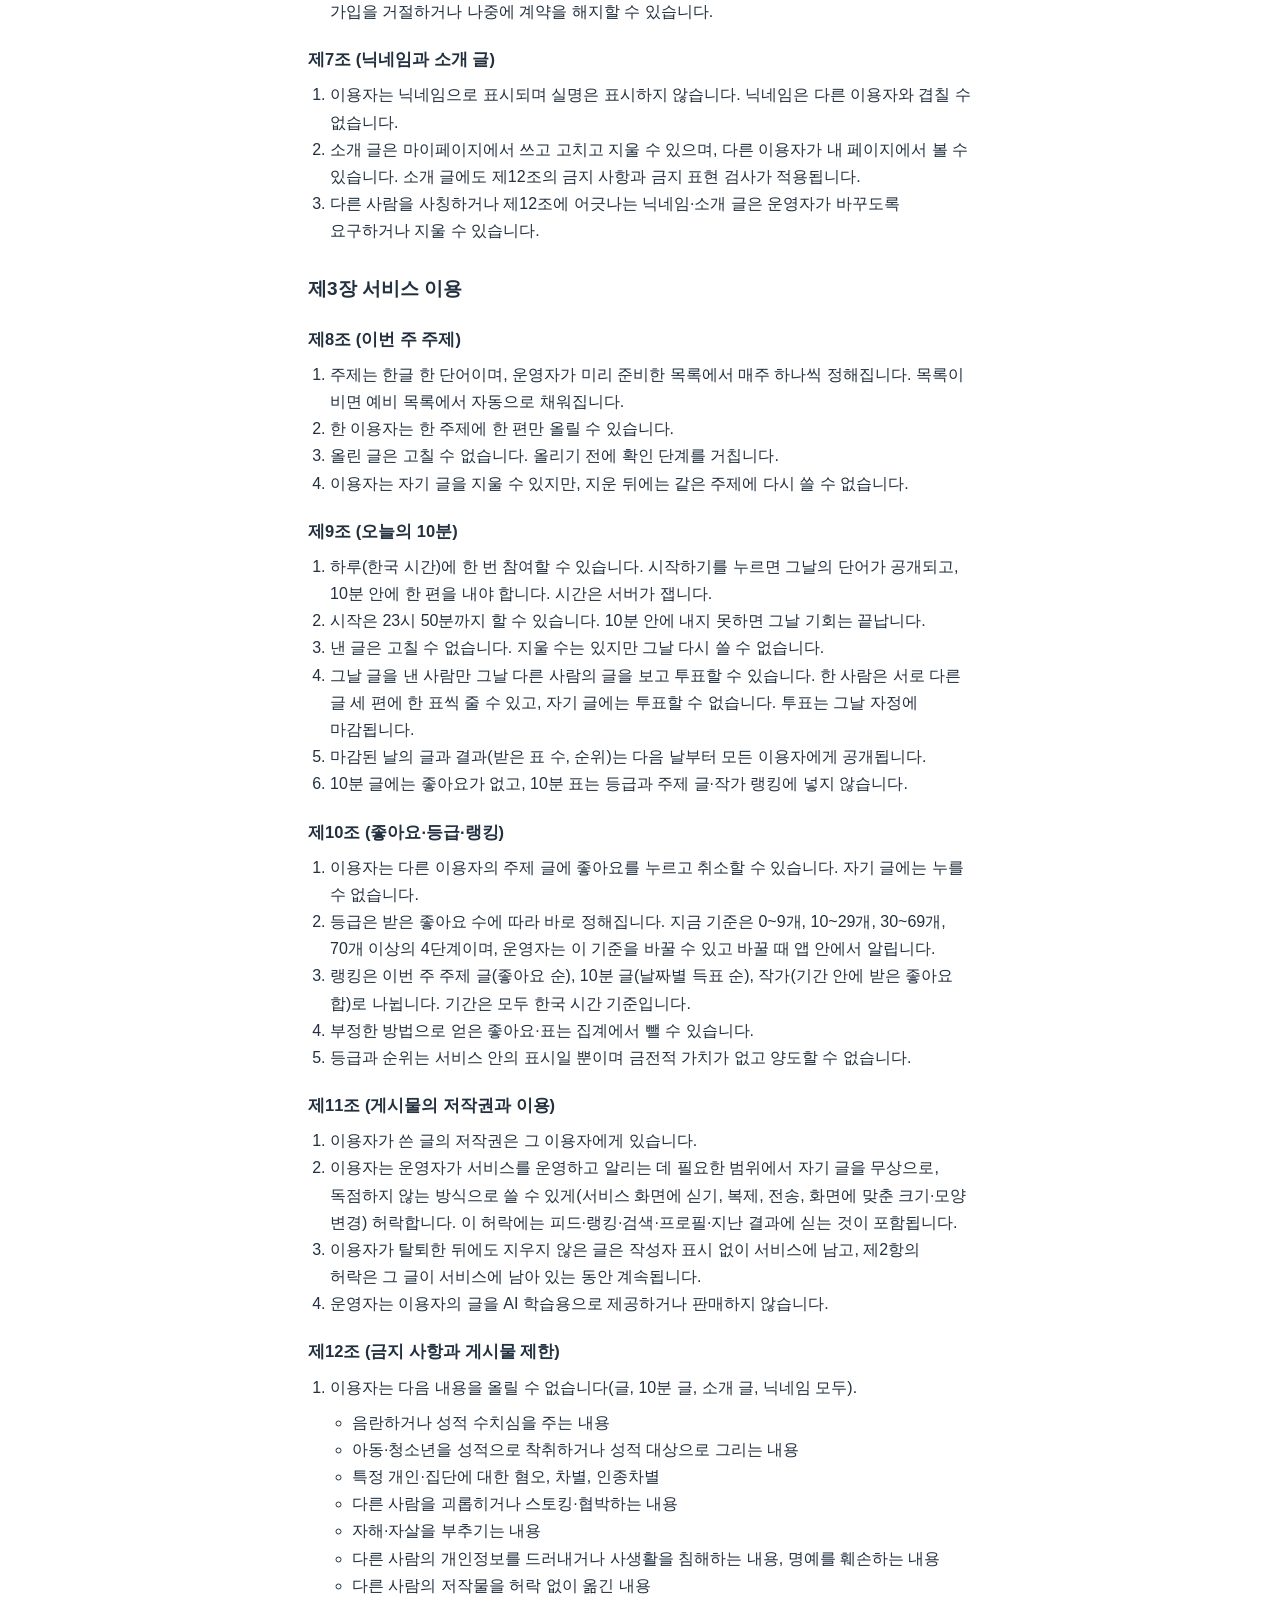
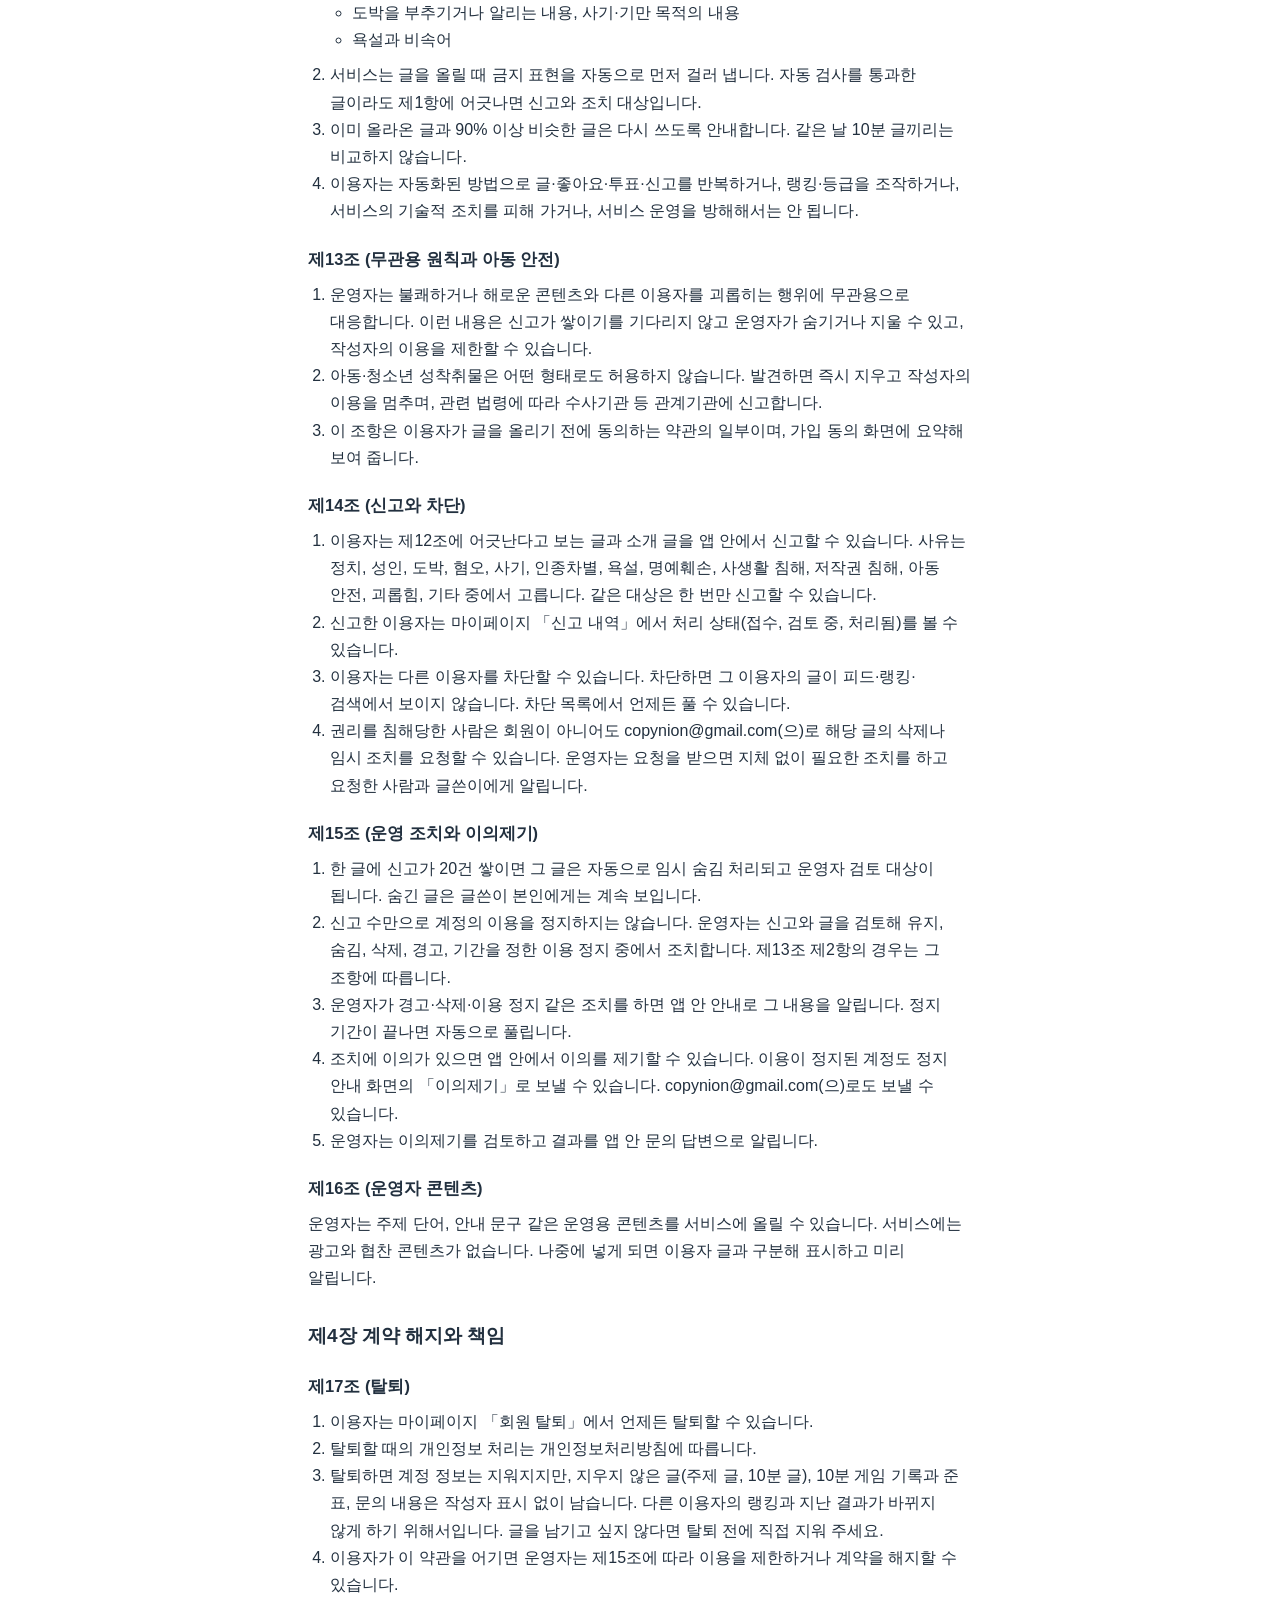
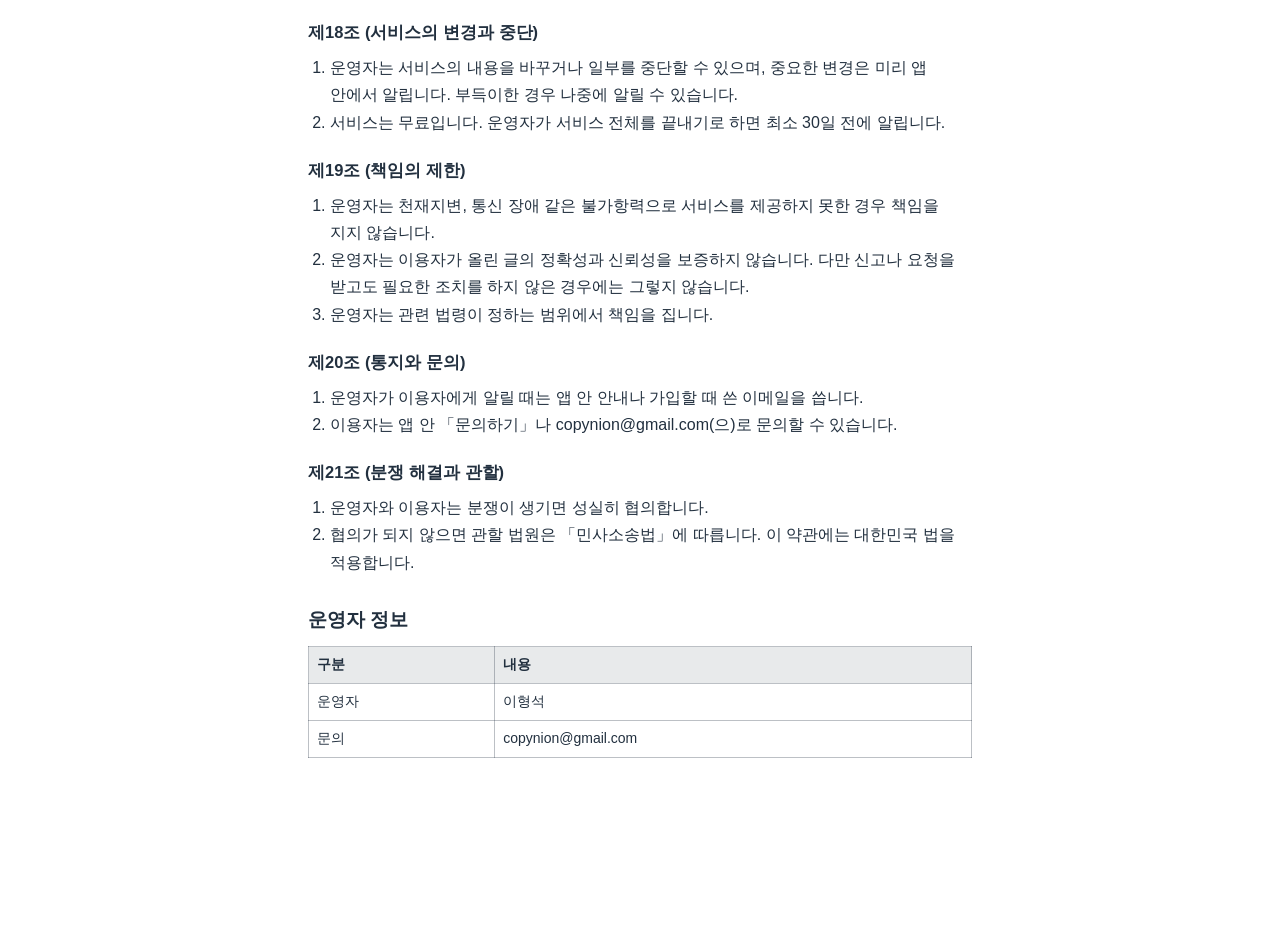
<file: terms.html>
<!doctype html>
<html lang="ko">
<head>
<meta charset="utf-8">
<meta name="viewport" content="width=device-width,initial-scale=1">
<title>이용약관 · Copynion</title>
<meta name="description" content="카피니언 이용약관">
<link rel="stylesheet" href="style.css">
<link rel="icon" type="image/png" sizes="32x32" href="favicon-32.png">
<link rel="apple-touch-icon" href="apple-touch-icon.png">
</head>
<body>
<div class="wrap">
<header class="top"><a class="logo" href="index.html">Copynion</a>
<nav class="menu" aria-label="메뉴"><a href="index.html">소개</a><a href="privacy.html">개인정보 처리방침</a><a href="terms.html" aria-current="page">이용약관</a><a href="support.html">고객 지원</a><a href="delete-account.html">계정 삭제 요청</a></nav></header>
<main>
<div class="banner" role="note">시행 전 문서<small>노란 표시는 출시 전에 채워지는 칸입니다.</small></div>
<article class="card">
<h1>카피니언(Copynion) 이용약관</h1>
<p>시행일: 2026년 10월 26일</p>
<h2>제1장 총칙</h2>
<h3>제1조 (목적)</h3>
<p>이 약관은 이형석(이하 「운영자」)가 제공하는 글쓰기 커뮤니티 서비스 「카피니언」(이하 「서비스」)을 이용하는 것과 관련해 운영자와 이용자의 권리, 의무, 책임을 정합니다.</p>
<h3>제2조 (정의)</h3>
<ol><li>
「서비스」는 이용자가 짧은 글(「카피」)을 쓰고, 다른 이용자의 글에 좋아요·투표를 하며, 등급과 랭킹으로 겨루는 모바일 앱과 관련 서비스를 말합니다.
</li><li>
「이용자」는 이 약관에 동의하고 가입해 서비스를 이용하는 사람을 말합니다.
</li><li>
「카피」는 이용자가 서비스에 올리는 글입니다. 글로만 이루어지며 1자 이상이어야 합니다.
</li><li>
「이번 주 주제」는 매주 월요일 00:00부터 일요일 24:00까지(한국 시간) 쓰이는 한 단어 주제입니다.
</li><li>
「오늘의 10분」은 하루 한 번, 그날의 단어를 보고 10분 안에 한 편을 쓰는 게임입니다.
</li><li>
「등급」은 받은 좋아요 수에 따라 자동으로 정해지는 단계입니다.
</li><li>
「소개 글」은 이용자가 자기 페이지에 쓰는 80자 이내의 글입니다.
</li></ol>
<h3>제3조 (약관의 게시와 개정)</h3>
<ol><li>
운영자는 이 약관을 가입 화면과 앱 안 마이페이지에서 볼 수 있게 합니다.
</li><li>
운영자는 관련 법령을 어기지 않는 범위에서 약관을 바꿀 수 있습니다. 바꿀 때는 시행일과 이유를 시행 7일 전(이용자에게 불리하거나 중요한 변경은 30일 전)까지 앱 안에서 알립니다.
</li><li>
바뀐 약관에 동의하지 않으면 탈퇴할 수 있습니다.
</li></ol>
<h3>제4조 (약관 외 사항)</h3>
<p>이 약관에 없는 사항은 관련 법령과 일반적인 관례에 따릅니다.</p>
<h2>제2장 이용계약</h2>
<h3>제5조 (가입 자격)</h3>
<ol><li>
서비스는 만 15세 이상만 가입하고 이용할 수 있습니다.
</li><li>
운영자는 가입할 때 출생 연·월과 「만 15세 이상입니다」 확인을 받고, 만 나이가 만 15세 미만이면 가입을 받지 않습니다.
</li><li>
가입할 때 넣은 정보가 사실과 다르면 운영자는 이용을 제한하거나 이용계약을 해지할 수 있습니다.
</li></ol>
<h3>제6조 (이용계약의 성립)</h3>
<ol><li>
이용자가 이 약관과 개인정보 수집·이용에 동의하고, 만 15세 이상임을 확인한 뒤 가입을 신청하면 운영자가 승낙해 이용계약이 성립합니다.
</li><li>
가입할 때 받는 것: 이메일과 비밀번호, 닉네임, 출생 연·월, 성별(「밝히지 않음」 가능).
</li><li>
로그인 수단은 이메일과 비밀번호입니다.
</li><li>
서비스는 로그인한 뒤 이용할 수 있습니다. 한 주제에 한 편, 10분 게임 하루 한 번, 1인 3표 같은 규칙을 지키기 위해서입니다.
</li><li>
다른 사람의 정보를 도용했거나, 만 15세 미만이거나, 거짓 정보를 넣은 경우 운영자는 가입을 거절하거나 나중에 계약을 해지할 수 있습니다.
</li></ol>
<h3>제7조 (닉네임과 소개 글)</h3>
<ol><li>
이용자는 닉네임으로 표시되며 실명은 표시하지 않습니다. 닉네임은 다른 이용자와 겹칠 수 없습니다.
</li><li>
소개 글은 마이페이지에서 쓰고 고치고 지울 수 있으며, 다른 이용자가 내 페이지에서 볼 수 있습니다. 소개 글에도 제12조의 금지 사항과 금지 표현 검사가 적용됩니다.
</li><li>
다른 사람을 사칭하거나 제12조에 어긋나는 닉네임·소개 글은 운영자가 바꾸도록 요구하거나 지울 수 있습니다.
</li></ol>
<h2>제3장 서비스 이용</h2>
<h3>제8조 (이번 주 주제)</h3>
<ol><li>
주제는 한글 한 단어이며, 운영자가 미리 준비한 목록에서 매주 하나씩 정해집니다. 목록이 비면 예비 목록에서 자동으로 채워집니다.
</li><li>
한 이용자는 한 주제에 한 편만 올릴 수 있습니다.
</li><li>
올린 글은 고칠 수 없습니다. 올리기 전에 확인 단계를 거칩니다.
</li><li>
이용자는 자기 글을 지울 수 있지만, 지운 뒤에는 같은 주제에 다시 쓸 수 없습니다.
</li></ol>
<h3>제9조 (오늘의 10분)</h3>
<ol><li>
하루(한국 시간)에 한 번 참여할 수 있습니다. 시작하기를 누르면 그날의 단어가 공개되고, 10분 안에 한 편을 내야 합니다. 시간은 서버가 잽니다.
</li><li>
시작은 23시 50분까지 할 수 있습니다. 10분 안에 내지 못하면 그날 기회는 끝납니다.
</li><li>
낸 글은 고칠 수 없습니다. 지울 수는 있지만 그날 다시 쓸 수 없습니다.
</li><li>
그날 글을 낸 사람만 그날 다른 사람의 글을 보고 투표할 수 있습니다. 한 사람은 서로 다른 글 세 편에 한 표씩 줄 수 있고, 자기 글에는 투표할 수 없습니다. 투표는 그날 자정에 마감됩니다.
</li><li>
마감된 날의 글과 결과(받은 표 수, 순위)는 다음 날부터 모든 이용자에게 공개됩니다.
</li><li>
10분 글에는 좋아요가 없고, 10분 표는 등급과 주제 글·작가 랭킹에 넣지 않습니다.
</li></ol>
<h3>제10조 (좋아요·등급·랭킹)</h3>
<ol><li>
이용자는 다른 이용자의 주제 글에 좋아요를 누르고 취소할 수 있습니다. 자기 글에는 누를 수 없습니다.
</li><li>
등급은 받은 좋아요 수에 따라 바로 정해집니다. 지금 기준은 0~9개, 10~29개, 30~69개, 70개 이상의 4단계이며, 운영자는 이 기준을 바꿀 수 있고 바꿀 때 앱 안에서 알립니다.
</li><li>
랭킹은 이번 주 주제 글(좋아요 순), 10분 글(날짜별 득표 순), 작가(기간 안에 받은 좋아요 합)로 나뉩니다. 기간은 모두 한국 시간 기준입니다.
</li><li>
부정한 방법으로 얻은 좋아요·표는 집계에서 뺄 수 있습니다.
</li><li>
등급과 순위는 서비스 안의 표시일 뿐이며 금전적 가치가 없고 양도할 수 없습니다.
</li></ol>
<h3>제11조 (게시물의 저작권과 이용)</h3>
<ol><li>
이용자가 쓴 글의 저작권은 그 이용자에게 있습니다.
</li><li>
이용자는 운영자가 서비스를 운영하고 알리는 데 필요한 범위에서 자기 글을 무상으로, 독점하지 않는 방식으로 쓸 수 있게(서비스 화면에 싣기, 복제, 전송, 화면에 맞춘 크기·모양 변경) 허락합니다. 이 허락에는 피드·랭킹·검색·프로필·지난 결과에 싣는 것이 포함됩니다.
</li><li>
이용자가 탈퇴한 뒤에도 지우지 않은 글은 작성자 표시 없이 서비스에 남고, 제2항의 허락은 그 글이 서비스에 남아 있는 동안 계속됩니다.
</li><li>
운영자는 이용자의 글을 AI 학습용으로 제공하거나 판매하지 않습니다.
</li></ol>
<h3>제12조 (금지 사항과 게시물 제한)</h3>
<ol><li>
이용자는 다음 내용을 올릴 수 없습니다(글, 10분 글, 소개 글, 닉네임 모두).
<ul><li>
음란하거나 성적 수치심을 주는 내용
</li><li>
아동·청소년을 성적으로 착취하거나 성적 대상으로 그리는 내용
</li><li>
특정 개인·집단에 대한 혐오, 차별, 인종차별
</li><li>
다른 사람을 괴롭히거나 스토킹·협박하는 내용
</li><li>
자해·자살을 부추기는 내용
</li><li>
다른 사람의 개인정보를 드러내거나 사생활을 침해하는 내용, 명예를 훼손하는 내용
</li><li>
다른 사람의 저작물을 허락 없이 옮긴 내용
</li><li>
도박을 부추기거나 알리는 내용, 사기·기만 목적의 내용
</li><li>
욕설과 비속어
</li></ul>
</li><li>
서비스는 글을 올릴 때 금지 표현을 자동으로 먼저 걸러 냅니다. 자동 검사를 통과한 글이라도 제1항에 어긋나면 신고와 조치 대상입니다.
</li><li>
이미 올라온 글과 90% 이상 비슷한 글은 다시 쓰도록 안내합니다. 같은 날 10분 글끼리는 비교하지 않습니다.
</li><li>
이용자는 자동화된 방법으로 글·좋아요·투표·신고를 반복하거나, 랭킹·등급을 조작하거나, 서비스의 기술적 조치를 피해 가거나, 서비스 운영을 방해해서는 안 됩니다.
</li></ol>
<h3>제13조 (무관용 원칙과 아동 안전)</h3>
<ol><li>
운영자는 불쾌하거나 해로운 콘텐츠와 다른 이용자를 괴롭히는 행위에 무관용으로 대응합니다. 이런 내용은 신고가 쌓이기를 기다리지 않고 운영자가 숨기거나 지울 수 있고, 작성자의 이용을 제한할 수 있습니다.
</li><li>
아동·청소년 성착취물은 어떤 형태로도 허용하지 않습니다. 발견하면 즉시 지우고 작성자의 이용을 멈추며, 관련 법령에 따라 수사기관 등 관계기관에 신고합니다.
</li><li>
이 조항은 이용자가 글을 올리기 전에 동의하는 약관의 일부이며, 가입 동의 화면에 요약해 보여 줍니다.
</li></ol>
<h3>제14조 (신고와 차단)</h3>
<ol><li>
이용자는 제12조에 어긋난다고 보는 글과 소개 글을 앱 안에서 신고할 수 있습니다. 사유는 정치, 성인, 도박, 혐오, 사기, 인종차별, 욕설, 명예훼손, 사생활 침해, 저작권 침해, 아동 안전, 괴롭힘, 기타 중에서 고릅니다. 같은 대상은 한 번만 신고할 수 있습니다.
</li><li>
신고한 이용자는 마이페이지 「신고 내역」에서 처리 상태(접수, 검토 중, 처리됨)를 볼 수 있습니다.
</li><li>
이용자는 다른 이용자를 차단할 수 있습니다. 차단하면 그 이용자의 글이 피드·랭킹·검색에서 보이지 않습니다. 차단 목록에서 언제든 풀 수 있습니다.
</li><li>
권리를 침해당한 사람은 회원이 아니어도 copynion@gmail.com(으)로 해당 글의 삭제나 임시 조치를 요청할 수 있습니다. 운영자는 요청을 받으면 지체 없이 필요한 조치를 하고 요청한 사람과 글쓴이에게 알립니다.
</li></ol>
<h3>제15조 (운영 조치와 이의제기)</h3>
<ol><li>
한 글에 신고가 20건 쌓이면 그 글은 자동으로 임시 숨김 처리되고 운영자 검토 대상이 됩니다. 숨긴 글은 글쓴이 본인에게는 계속 보입니다.
</li><li>
신고 수만으로 계정의 이용을 정지하지는 않습니다. 운영자는 신고와 글을 검토해 유지, 숨김, 삭제, 경고, 기간을 정한 이용 정지 중에서 조치합니다. 제13조 제2항의 경우는 그 조항에 따릅니다.
</li><li>
운영자가 경고·삭제·이용 정지 같은 조치를 하면 앱 안 안내로 그 내용을 알립니다. 정지 기간이 끝나면 자동으로 풀립니다.
</li><li>
조치에 이의가 있으면 앱 안에서 이의를 제기할 수 있습니다. 이용이 정지된 계정도 정지 안내 화면의 「이의제기」로 보낼 수 있습니다. copynion@gmail.com(으)로도 보낼 수 있습니다.
</li><li>
운영자는 이의제기를 검토하고 결과를 앱 안 문의 답변으로 알립니다.
</li></ol>
<h3>제16조 (운영자 콘텐츠)</h3>
<p>운영자는 주제 단어, 안내 문구 같은 운영용 콘텐츠를 서비스에 올릴 수 있습니다. 서비스에는 광고와 협찬 콘텐츠가 없습니다. 나중에 넣게 되면 이용자 글과 구분해 표시하고 미리 알립니다.</p>
<h2>제4장 계약 해지와 책임</h2>
<h3>제17조 (탈퇴)</h3>
<ol><li>
이용자는 마이페이지 「회원 탈퇴」에서 언제든 탈퇴할 수 있습니다.
</li><li>
탈퇴할 때의 개인정보 처리는 개인정보처리방침에 따릅니다.
</li><li>
탈퇴하면 계정 정보는 지워지지만, 지우지 않은 글(주제 글, 10분 글), 10분 게임 기록과 준 표, 문의 내용은 작성자 표시 없이 남습니다. 다른 이용자의 랭킹과 지난 결과가 바뀌지 않게 하기 위해서입니다. 글을 남기고 싶지 않다면 탈퇴 전에 직접 지워 주세요.
</li><li>
이용자가 이 약관을 어기면 운영자는 제15조에 따라 이용을 제한하거나 계약을 해지할 수 있습니다.
</li></ol>
<h3>제18조 (서비스의 변경과 중단)</h3>
<ol><li>
운영자는 서비스의 내용을 바꾸거나 일부를 중단할 수 있으며, 중요한 변경은 미리 앱 안에서 알립니다. 부득이한 경우 나중에 알릴 수 있습니다.
</li><li>
서비스는 무료입니다. 운영자가 서비스 전체를 끝내기로 하면 최소 30일 전에 알립니다.
</li></ol>
<h3>제19조 (책임의 제한)</h3>
<ol><li>
운영자는 천재지변, 통신 장애 같은 불가항력으로 서비스를 제공하지 못한 경우 책임을 지지 않습니다.
</li><li>
운영자는 이용자가 올린 글의 정확성과 신뢰성을 보증하지 않습니다. 다만 신고나 요청을 받고도 필요한 조치를 하지 않은 경우에는 그렇지 않습니다.
</li><li>
운영자는 관련 법령이 정하는 범위에서 책임을 집니다.
</li></ol>
<h3>제20조 (통지와 문의)</h3>
<ol><li>
운영자가 이용자에게 알릴 때는 앱 안 안내나 가입할 때 쓴 이메일을 씁니다.
</li><li>
이용자는 앱 안 「문의하기」나 copynion@gmail.com(으)로 문의할 수 있습니다.
</li></ol>
<h3>제21조 (분쟁 해결과 관할)</h3>
<ol><li>
운영자와 이용자는 분쟁이 생기면 성실히 협의합니다.
</li><li>
협의가 되지 않으면 관할 법원은 「민사소송법」에 따릅니다. 이 약관에는 대한민국 법을 적용합니다.
</li></ol>
<h2>운영자 정보</h2>
<div class="tablewrap"><table><thead><tr><th>구분</th><th>내용</th></tr></thead><tbody>
<tr><td>운영자</td><td>이형석</td></tr>
<tr><td>문의</td><td>copynion@gmail.com</td></tr>
</tbody></table></div>
</article>
</main>
<footer class="bottom">
<p>Copynion · 운영자: 이형석 · 문의: <a href="mailto:copynion@gmail.com">copynion@gmail.com</a></p>
<p><a href="privacy.html">개인정보 처리방침</a> · <a href="terms.html">이용약관</a> · <a href="support.html">고객 지원</a> · <a href="delete-account.html">계정 삭제 요청</a></p>
</footer>
</div>
</body>
</html>
</file>
<file: style.css>
/* 카피니언 공개 웹 — 순수 정적 CSS, 외부 폰트·스크립트 없음 */
*{box-sizing:border-box}
html{-webkit-text-size-adjust:100%}
body{margin:0;min-height:100vh;color:#fff;line-height:1.7;font-size:16px;
  font-family:-apple-system,BlinkMacSystemFont,"Apple SD Gothic Neo","Noto Sans KR","Malgun Gothic",sans-serif;
  background:#7d8696;background:linear-gradient(160deg,#7d8696 0%,#9392a0 55%,#a69aa0 100%);background-attachment:fixed}
a{color:inherit}
.wrap{max-width:760px;margin:0 auto;padding:0 16px}
header.top{padding:20px 0 8px}
.logo{font-family:Georgia,"Times New Roman",serif;font-size:26px;font-weight:700;letter-spacing:.02em;color:#fff;text-decoration:none}
nav.menu{display:flex;flex-wrap:wrap;gap:6px 14px;margin-top:8px;font-size:14px}
nav.menu a{color:#fff;opacity:.85;text-decoration:none;padding:4px 0;border-bottom:1px solid transparent}
nav.menu a[aria-current="page"],nav.menu a:hover{opacity:1;border-bottom-color:#fff}
main{padding:12px 0 32px}
h1{font-size:24px;line-height:1.35;margin:16px 0 12px}
.card{background:rgba(255,255,255,.93);color:#22303F;border-radius:16px;padding:18px 16px;margin:14px 0;overflow-wrap:anywhere;word-break:keep-all}
.card h1,.card h2,.card h3,.card h4{color:#22303F}
.card h1{font-size:22px;margin-top:0}
.card h2{font-size:19px;margin:28px 0 8px}
.card h3{font-size:16.5px;margin:20px 0 6px}
.card p{margin:8px 0}
.card ul,.card ol{padding-left:22px;margin:8px 0}
.card li>p{margin:2px 0}
.card hr{border:0;border-top:1px solid rgba(34,48,63,.2);margin:22px 0}
.card a{color:#22303F;text-decoration:underline}
code{font-family:inherit;font-size:.95em;background:rgba(34,48,63,.08);padding:1px 5px;border-radius:5px}
mark.blank,.blank{background:#F2D49B;color:#22303F;border:1px dashed #22303F;padding:1px 6px;border-radius:5px;font-weight:700;font-style:normal}
.need{background:#F2D49B;color:#22303F;font-weight:700;border-radius:3px;padding:0 2px}
blockquote{margin:12px 0;padding:10px 14px;background:rgba(34,48,63,.07);border-left:4px solid #22303F;border-radius:0 10px 10px 0}
blockquote h2{margin-top:4px}
.banner{background:#F2D49B;color:#22303F;border:2px solid #22303F;border-radius:12px;padding:12px 14px;font-weight:700;margin:14px 0}
.banner small{display:block;font-weight:400;margin-top:2px}
.tablewrap{overflow-x:auto;margin:10px 0;-webkit-overflow-scrolling:touch}
table{border-collapse:collapse;font-size:14px;min-width:100%}
th,td{border:1px solid rgba(34,48,63,.3);padding:6px 8px;text-align:left;vertical-align:top;overflow-wrap:anywhere}
th{background:rgba(34,48,63,.1);white-space:nowrap}
.links{display:grid;gap:10px;grid-template-columns:1fr;margin:14px 0}
.links a{display:block;background:rgba(255,255,255,.93);color:#22303F;text-decoration:none;border-radius:14px;padding:14px 16px;font-weight:700}
.links a span{display:block;font-weight:400;font-size:14px;opacity:.8}
.faq dt{font-weight:700;margin-top:16px}
.faq dd{margin:4px 0 0}
footer.bottom{padding:18px 0 40px;font-size:13px;opacity:.92}
footer.bottom p{margin:4px 0}
@media(min-width:600px){.links{grid-template-columns:1fr 1fr}.wrap{padding:0 24px}.card{padding:24px}}
</file>
